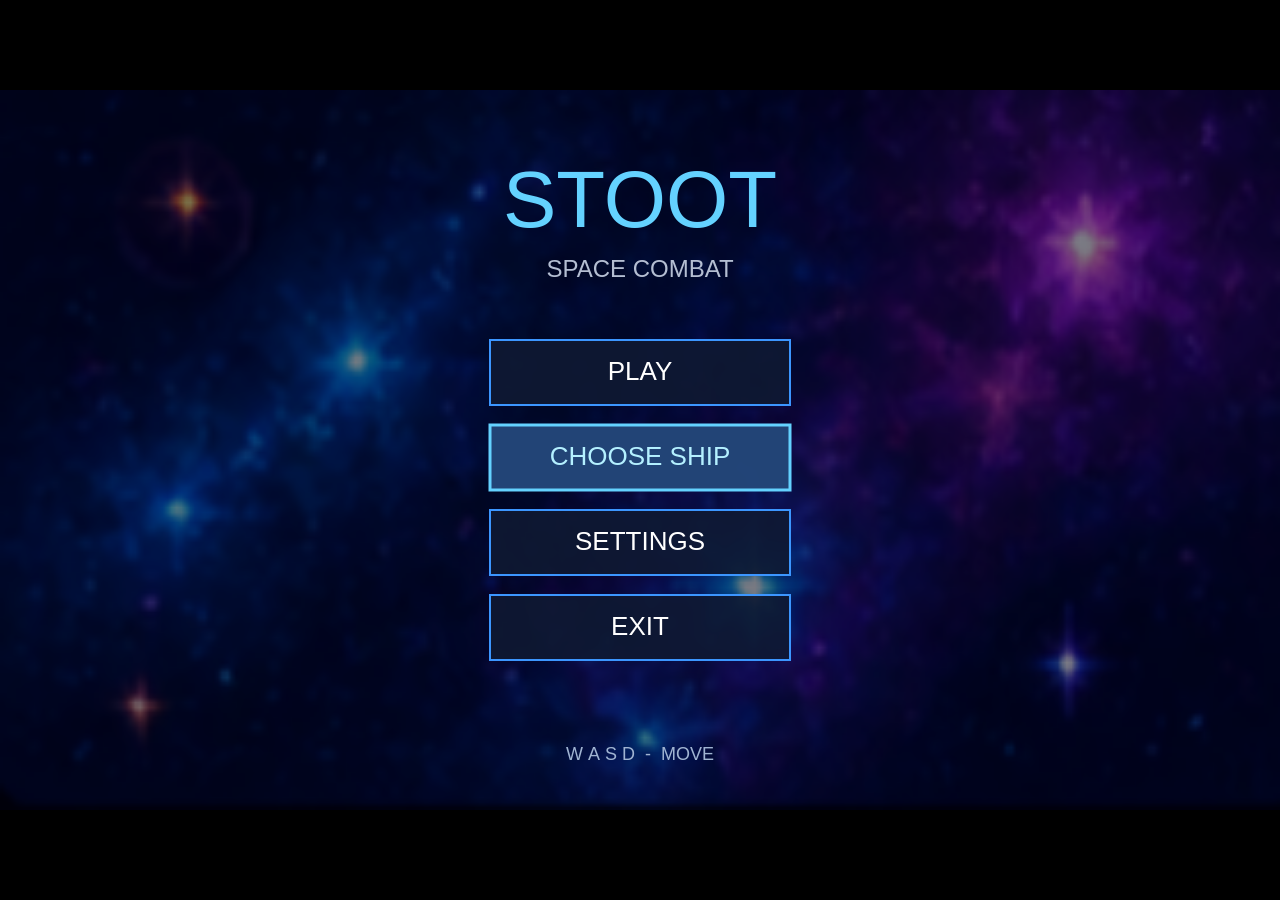
<file: Play-stoot/index.html>
<!DOCTYPE html>
<html lang="en">
<head>
    <meta charset="UTF-8">
    <meta name="viewport" content="width=device-width, initial-scale=1.0">

    <title>STOOT 4.0 - Play Online</title>

    <link rel="stylesheet" href="style.css">
</head>

<body>

    <div id="game-wrapper">

        <canvas id="gameCanvas" width="1280" height="720"></canvas>

        <div id="loading">
            <div class="loading-title">STOOT</div>
            <div class="loading-text">LOADING...</div>
            <div class="loading-bar">
                <div id="loading-progress"></div>
            </div>
        </div>

    </div>

    <script src="script.js"></script>

</body>
</html>
</file>
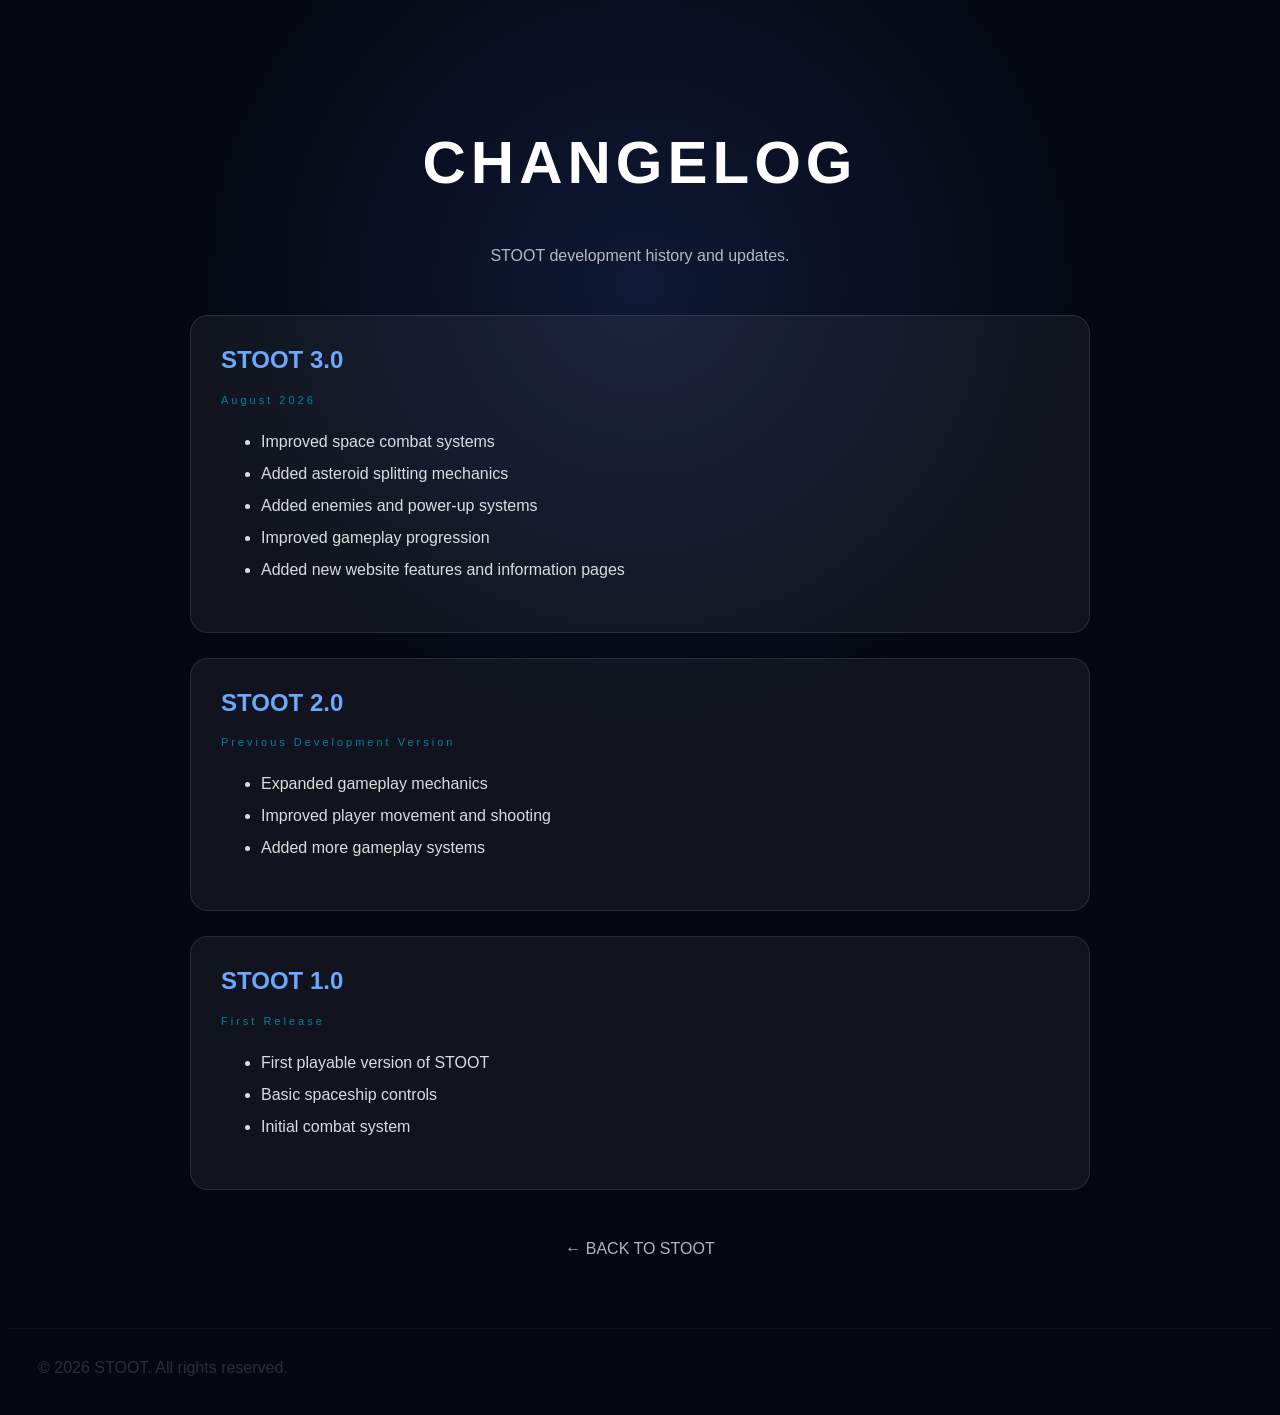
<file: changelog.html>
<!DOCTYPE html>
<html lang="en">

<head>

<script async src="https://pagead2.googlesyndication.com/pagead/js/adsbygoogle.js?client=ca-pub-6545549648647972"
     crossorigin="anonymous"></script>
    
    <meta charset="UTF-8">
    <meta name="viewport" content="width=device-width, initial-scale=1.0">

    <title>STOOT - Changelog</title>

    <link rel="stylesheet" href="style.css">

    <style>
        body {
            min-height: 100vh;
            background:
                radial-gradient(circle at 50% 20%, rgba(70,120,255,0.15), transparent 35%),
                #050812;
            color: white;
        }

        .page {
            max-width: 900px;
            margin: auto;
            padding: 70px 25px;
        }

        .header {
            text-align: center;
            margin-bottom: 50px;
        }

        .header h1 {
            font-size: 60px;
            letter-spacing: 5px;
        }

        .header p {
            opacity: 0.7;
        }

        .update {
            background: rgba(255,255,255,0.05);
            border: 1px solid rgba(255,255,255,0.1);
            border-radius: 18px;
            padding: 30px;
            margin-bottom: 25px;
        }

        .update h2 {
            color: #6da8ff;
            margin-top: 0;
        }

        .date {
            opacity: 0.6;
            margin-bottom: 20px;
        }

        ul {
            line-height: 2;
            opacity: 0.85;
        }

        .back {
            display: block;
            width: fit-content;
            margin: 50px auto 0;
            color: white;
            text-decoration: none;
            opacity: 0.7;
        }

        footer {
            text-align: center;
            padding: 30px;
            opacity: 0.5;
        }

    </style>

</head>


<body>


<div class="page">


<section class="header">

<h1>CHANGELOG</h1>

<p>
STOOT development history and updates.
</p>

</section>



<div class="update">

<h2>STOOT 3.0</h2>

<div class="date">
August 2026
</div>

<ul>

<li>Improved space combat systems</li>

<li>Added asteroid splitting mechanics</li>

<li>Added enemies and power-up systems</li>

<li>Improved gameplay progression</li>

<li>Added new website features and information pages</li>

</ul>

</div>



<div class="update">

<h2>STOOT 2.0</h2>

<div class="date">
Previous Development Version
</div>

<ul>

<li>Expanded gameplay mechanics</li>

<li>Improved player movement and shooting</li>

<li>Added more gameplay systems</li>

</ul>

</div>



<div class="update">

<h2>STOOT 1.0</h2>

<div class="date">
First Release
</div>

<ul>

<li>First playable version of STOOT</li>

<li>Basic spaceship controls</li>

<li>Initial combat system</li>

</ul>

</div>



<a href="index.html" class="back">
← BACK TO STOOT
</a>


</div>


<footer>
© 2026 STOOT. All rights reserved.
</footer>


</body>

</html>
</file>
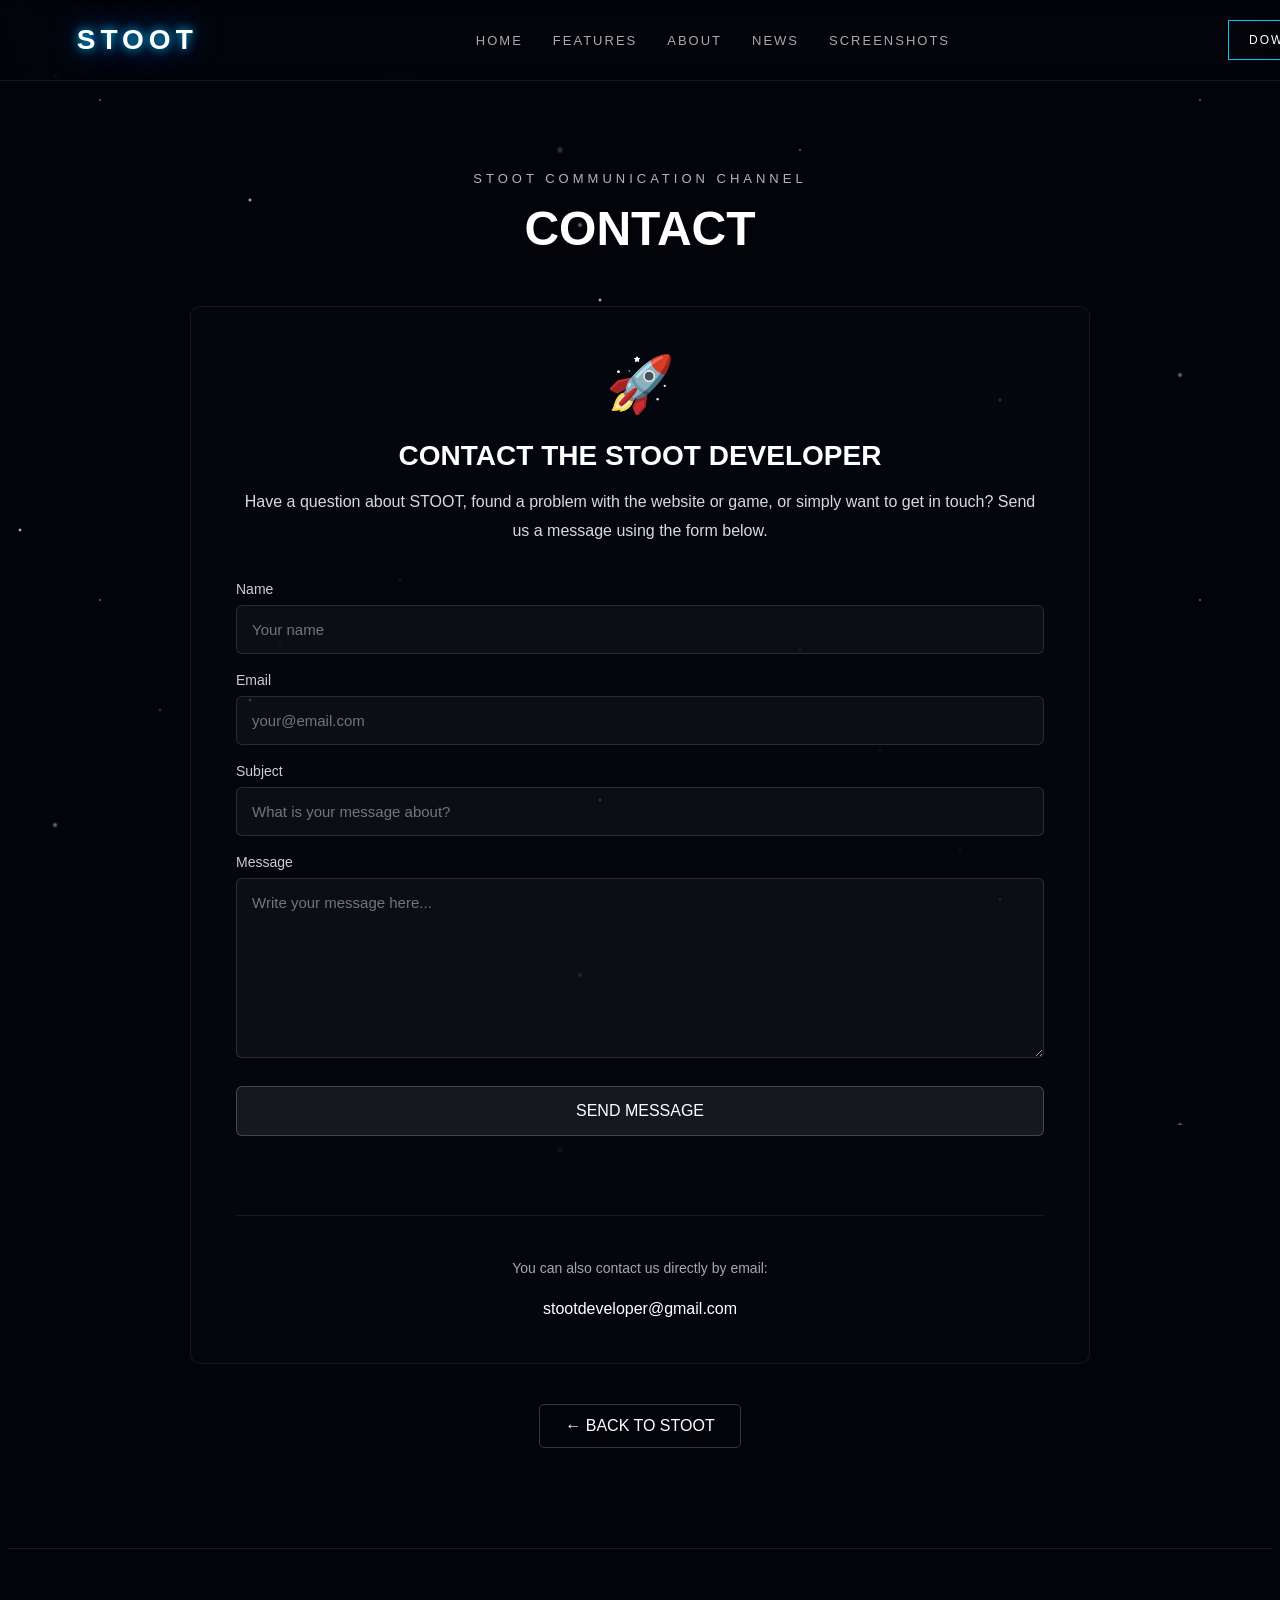
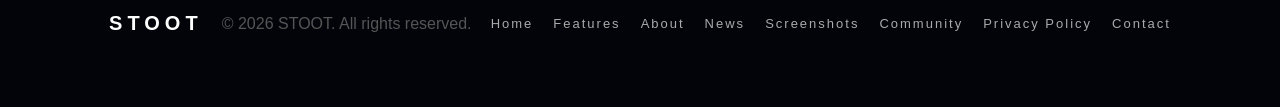
<file: contact.html>
<!DOCTYPE html>
<html lang="en">

<head>

<script async src="https://pagead2.googlesyndication.com/pagead/js/adsbygoogle.js?client=ca-pub-6545549648647972"
     crossorigin="anonymous"></script>
    
    <meta charset="UTF-8">

    <meta name="viewport"
          content="width=device-width, initial-scale=1.0">

    <title>STOOT — Contact</title>

    <link rel="stylesheet" href="style.css">

    <style>

        .contact-page {
            min-height: 100vh;
            padding: 150px 8% 100px;
            position: relative;
            z-index: 2;
        }

        .contact-container {
            max-width: 900px;
            margin: 0 auto;
        }

        .contact-header {
            text-align: center;
            margin-bottom: 50px;
        }

        .contact-header p {
            letter-spacing: 4px;
            font-size: 13px;
            opacity: 0.7;
            margin-bottom: 15px;
        }

        .contact-header h1 {
            font-size: 48px;
            margin: 0;
        }

        .contact-card {
            padding: 45px;
            border: 1px solid rgba(255,255,255,0.08);
            background: rgba(5, 7, 15, 0.75);
            border-radius: 10px;
        }

        .contact-icon {
            text-align: center;
            font-size: 55px;
            margin-bottom: 20px;
        }

        .contact-card h2 {
            text-align: center;
            margin-bottom: 15px;
            font-size: 28px;
        }

        .contact-description {
            text-align: center;
            line-height: 1.8;
            opacity: 0.85;
            margin-bottom: 35px;
        }

        .contact-form {
            display: flex;
            flex-direction: column;
            gap: 18px;
        }

        .contact-form label {
            font-size: 14px;
            opacity: 0.8;
            margin-bottom: -10px;
        }

        .contact-form input,
        .contact-form textarea {
            width: 100%;
            box-sizing: border-box;
            padding: 15px;
            background: rgba(255,255,255,0.04);
            border: 1px solid rgba(255,255,255,0.12);
            border-radius: 6px;
            color: inherit;
            font-family: inherit;
            font-size: 15px;
            outline: none;
            transition: 0.3s;
        }

        .contact-form input:focus,
        .contact-form textarea:focus {
            border-color: rgba(255,255,255,0.4);
            background: rgba(255,255,255,0.07);
        }

        .contact-form textarea {
            min-height: 180px;
            resize: vertical;
        }

        .contact-form button {
            margin-top: 10px;
            padding: 15px 25px;
            border: 1px solid rgba(255,255,255,0.2);
            border-radius: 6px;
            background: rgba(255,255,255,0.08);
            color: inherit;
            font-size: 16px;
            font-family: inherit;
            cursor: pointer;
            transition: 0.3s;
        }

        .contact-form button:hover {
            background: rgba(255,255,255,0.15);
            transform: translateY(-2px);
        }

        .contact-form button:disabled {
            opacity: 0.5;
            cursor: not-allowed;
            transform: none;
        }

        .contact-status {
            text-align: center;
            margin-top: 20px;
            min-height: 24px;
            font-size: 14px;
        }

        .contact-email-section {
            text-align: center;
            margin-top: 35px;
            padding-top: 30px;
            border-top: 1px solid rgba(255,255,255,0.08);
        }

        .contact-email-section p {
            opacity: 0.65;
            font-size: 14px;
        }

        .contact-email {
            display: inline-block;
            margin-top: 10px;
            color: inherit;
            text-decoration: none;
        }

        .contact-email:hover {
            text-decoration: underline;
        }

        .contact-back {
            text-align: center;
            margin-top: 40px;
        }

        .contact-back a {
            display: inline-block;
            padding: 12px 25px;
            border: 1px solid rgba(255,255,255,0.2);
            border-radius: 5px;
            color: inherit;
            text-decoration: none;
        }

        .contact-back a:hover {
            background: rgba(255,255,255,0.08);
        }

        @media (max-width: 700px) {

            .contact-page {
                padding: 120px 5% 70px;
            }

            .contact-header h1 {
                font-size: 36px;
            }

            .contact-card {
                padding: 30px 20px;
            }

        }

    </style>

</head>


<body>

<!-- Animated stars -->

<div class="stars"></div>
<div class="stars stars2"></div>
<div class="stars stars3"></div>


<!-- Navigation -->

<header>

    <div class="logo">

        <span>
            STOOT
        </span>

    </div>


    <nav>

        <a href="index.html#home">
            HOME
        </a>

        <a href="index.html#features">
            FEATURES
        </a>

        <a href="index.html#about">
            ABOUT
        </a>

        <a href="index.html#news">
            NEWS
        </a>

        <a href="index.html#screenshots">
            SCREENSHOTS
        </a>

    </nav>


    <a class="nav-download"
       href="game/STOOT.zip"
       download="STOOT.zip">

        DOWNLOAD

    </a>

</header>


<!-- CONTACT -->

<main class="contact-page">

    <div class="contact-container">


        <div class="contact-header">

            <p>
                STOOT COMMUNICATION CHANNEL
            </p>

            <h1>
                CONTACT
            </h1>

        </div>


        <section class="contact-card">

            <div class="contact-icon">
                🚀
            </div>

            <h2>
                CONTACT THE STOOT DEVELOPER
            </h2>

            <p class="contact-description">
                Have a question about STOOT, found a problem with
                the website or game, or simply want to get in touch?
                Send us a message using the form below.
            </p>


            <!-- CONTACT FORM -->

            <form id="contactForm"
                  class="contact-form">


                <label for="name">
                    Name
                </label>

                <input
                    type="text"
                    id="name"
                    name="name"
                    placeholder="Your name"
                    maxlength="100"
                    required
                >


                <label for="email">
                    Email
                </label>

                <input
                    type="email"
                    id="email"
                    name="email"
                    placeholder="your@email.com"
                    maxlength="200"
                    required
                >


                <label for="subject">
                    Subject
                </label>

                <input
                    type="text"
                    id="subject"
                    name="subject"
                    placeholder="What is your message about?"
                    maxlength="200"
                    required
                >


                <label for="message">
                    Message
                </label>

                <textarea
                    id="message"
                    name="message"
                    placeholder="Write your message here..."
                    maxlength="5000"
                    required
                ></textarea>


                <button
                    type="submit"
                    id="sendButton">

                    SEND MESSAGE

                </button>


            </form>


            <div
                id="contactStatus"
                class="contact-status">
            </div>


            <!-- EMAIL OPTION -->

            <div class="contact-email-section">

                <p>
                    You can also contact us directly by email:
                </p>

                <a
                    class="contact-email"
                    href="mailto:stootdeveloper@gmail.com">

                    stootdeveloper@gmail.com

                </a>

            </div>


        </section>


        <div class="contact-back">

            <a href="index.html">
                ← BACK TO STOOT
            </a>

        </div>


    </div>

</main>


<!-- FOOTER -->

<footer>

    <div class="footer-logo">
        STOOT
    </div>

    <p>
        © 2026 STOOT. All rights reserved.
    </p>


    <div class="footer-links">

        <a href="index.html#home">
            Home
        </a>

        <a href="index.html#features">
            Features
        </a>

        <a href="index.html#about">
            About
        </a>

        <a href="index.html#news">
            News
        </a>

        <a href="index.html#screenshots">
            Screenshots
        </a>

        <a href="index.html#community">
            Community
        </a>

        <a href="privacy.html">
            Privacy Policy
        </a>

        <a href="contact.html">
            Contact
        </a>

    </div>

</footer>


<script src="script.js"></script>


<script>

const contactForm = document.getElementById("contactForm");
const contactStatus = document.getElementById("contactStatus");
const sendButton = document.getElementById("sendButton");


contactForm.addEventListener("submit", async function(event) {

    event.preventDefault();

    sendButton.disabled = true;
    sendButton.textContent = "SENDING...";

    contactStatus.textContent = "";


    const formData = {

        name: document.getElementById("name").value.trim(),

        email: document.getElementById("email").value.trim(),

        subject: document.getElementById("subject").value.trim(),

        message: document.getElementById("message").value.trim()

    };


    try {

        const response = await fetch("/api/contact", {

            method: "POST",

            headers: {
                "Content-Type": "application/json"
            },

            body: JSON.stringify(formData)

        });


        const data = await response.json();


        if (response.ok) {

            contactStatus.textContent =
                "Message sent successfully! 🚀";

            contactForm.reset();

        } else {

            contactStatus.textContent =
                data.error || "Something went wrong. Please try again.";

        }


    } catch (error) {

        contactStatus.textContent =
            "Unable to send your message right now. Please try again later.";

    }


    sendButton.disabled = false;
    sendButton.textContent = "SEND MESSAGE";

});

</script>

</body>

</html>
</file>
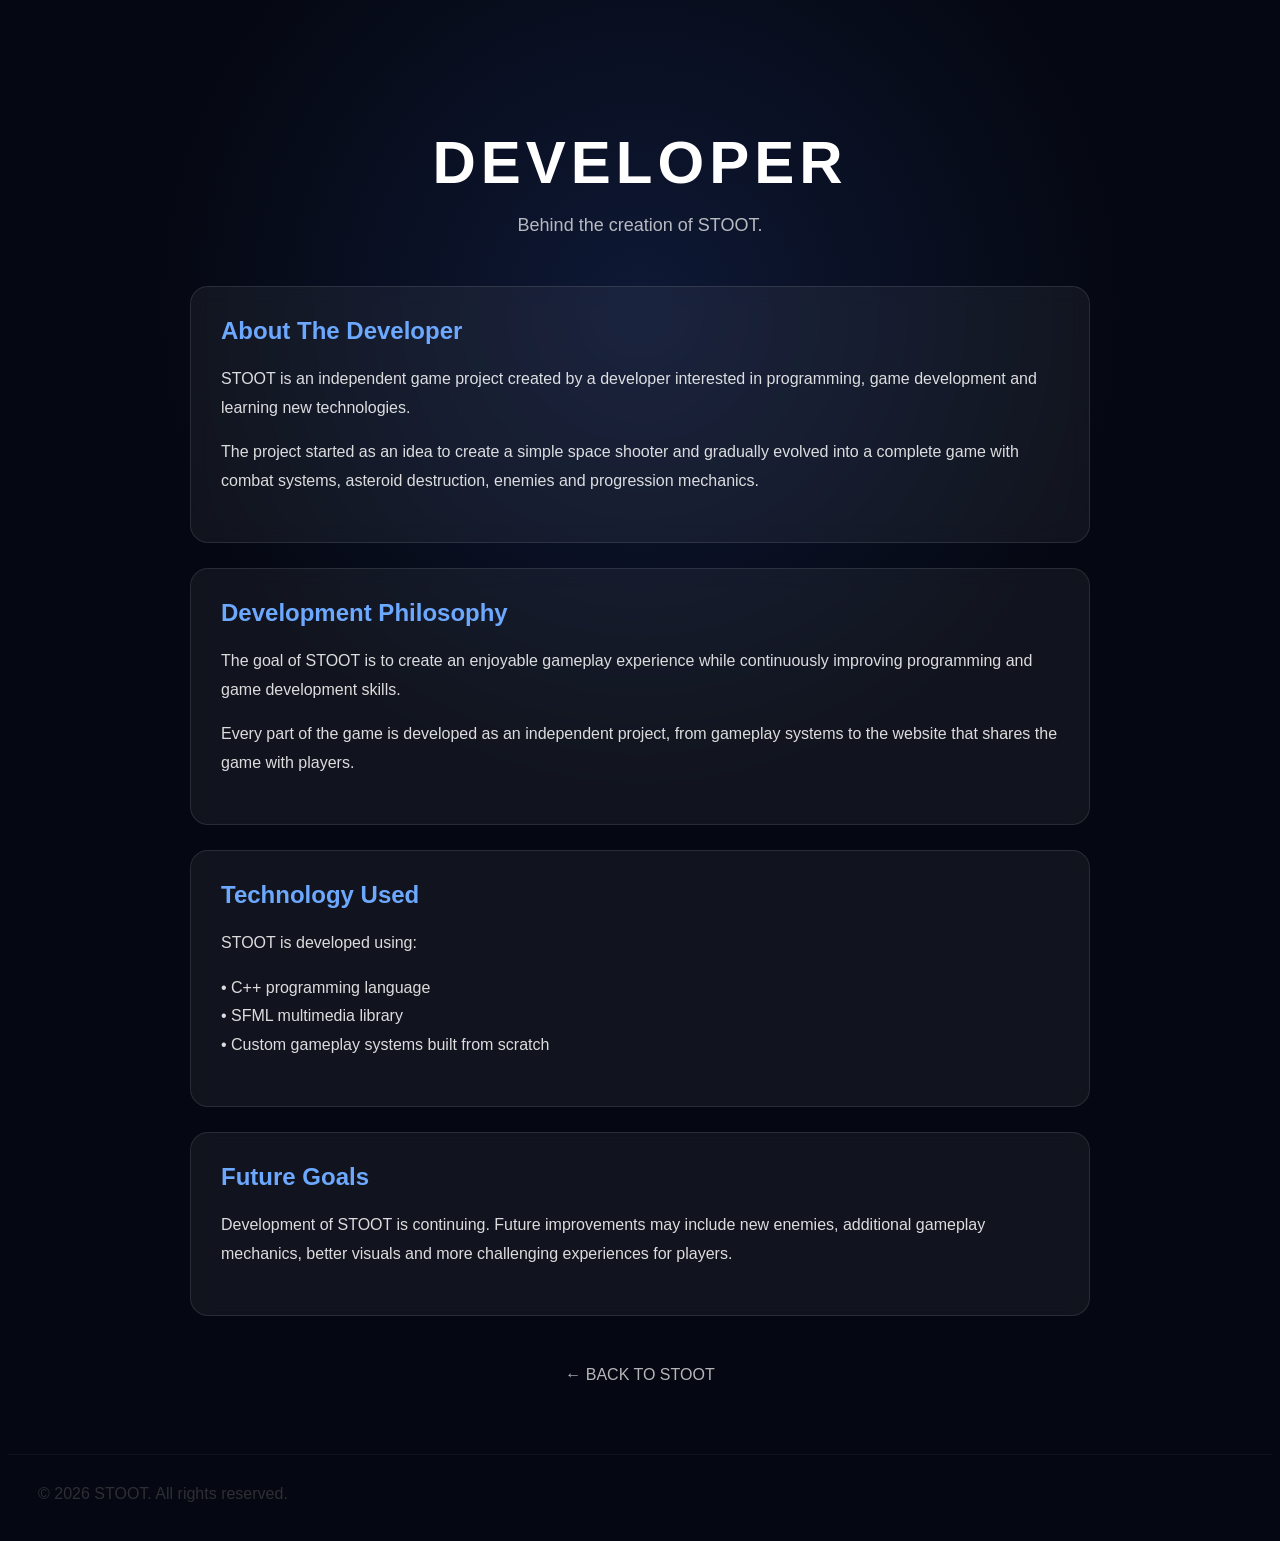
<file: developer.html>
<!DOCTYPE html>
<html lang="en">

<head>

    <script async src="https://pagead2.googlesyndication.com/pagead/js/adsbygoogle.js?client=ca-pub-6545549648647972"
     crossorigin="anonymous"></script>
    
    <meta charset="UTF-8">
    <meta name="viewport" content="width=device-width, initial-scale=1.0">

    <title>STOOT - Developer</title>

    <link rel="stylesheet" href="style.css">

    <style>
        body {
            min-height: 100vh;
            background:
                radial-gradient(circle at 50% 20%, rgba(70,120,255,0.15), transparent 35%),
                #050812;
            color: white;
        }

        .page {
            max-width: 900px;
            margin: auto;
            padding: 70px 25px;
        }

        .header {
            text-align: center;
            margin-bottom: 50px;
        }

        .header h1 {
            font-size: 60px;
            letter-spacing: 5px;
            margin-bottom: 15px;
        }

        .header p {
            opacity: 0.7;
            font-size: 18px;
        }

        .box {
            background: rgba(255,255,255,0.05);
            border: 1px solid rgba(255,255,255,0.1);
            border-radius: 18px;
            padding: 30px;
            margin-bottom: 25px;
            backdrop-filter: blur(10px);
        }

        .box h2 {
            color: #6da8ff;
            margin-top: 0;
        }

        .box p {
            line-height: 1.8;
            opacity: 0.85;
        }

        .back {
            display: block;
            width: fit-content;
            margin: 50px auto 0;
            color: white;
            text-decoration: none;
            opacity: 0.7;
        }

        .back:hover {
            opacity: 1;
        }

        footer {
            text-align: center;
            padding: 30px;
            opacity: 0.5;
        }
    </style>

</head>

<body>

<div class="page">

    <section class="header">

        <h1>DEVELOPER</h1>

        <p>
            Behind the creation of STOOT.
        </p>

    </section>


    <div class="box">

        <h2>About The Developer</h2>

        <p>
            STOOT is an independent game project created by a developer
            interested in programming, game development and learning new
            technologies.
        </p>

        <p>
            The project started as an idea to create a simple space shooter
            and gradually evolved into a complete game with combat systems,
            asteroid destruction, enemies and progression mechanics.
        </p>

    </div>


    <div class="box">

        <h2>Development Philosophy</h2>

        <p>
            The goal of STOOT is to create an enjoyable gameplay experience
            while continuously improving programming and game development
            skills.
        </p>

        <p>
            Every part of the game is developed as an independent project,
            from gameplay systems to the website that shares the game with
            players.
        </p>

    </div>


    <div class="box">

        <h2>Technology Used</h2>

        <p>
            STOOT is developed using:
        </p>

        <p>
            • C++ programming language<br>
            • SFML multimedia library<br>
            • Custom gameplay systems built from scratch
        </p>

    </div>


    <div class="box">

        <h2>Future Goals</h2>

        <p>
            Development of STOOT is continuing. Future improvements may
            include new enemies, additional gameplay mechanics, better
            visuals and more challenging experiences for players.
        </p>

    </div>


    <a href="index.html" class="back">
        ← BACK TO STOOT
    </a>

</div>


<footer>
    © 2026 STOOT. All rights reserved.
</footer>


</body>

</html>
</file>
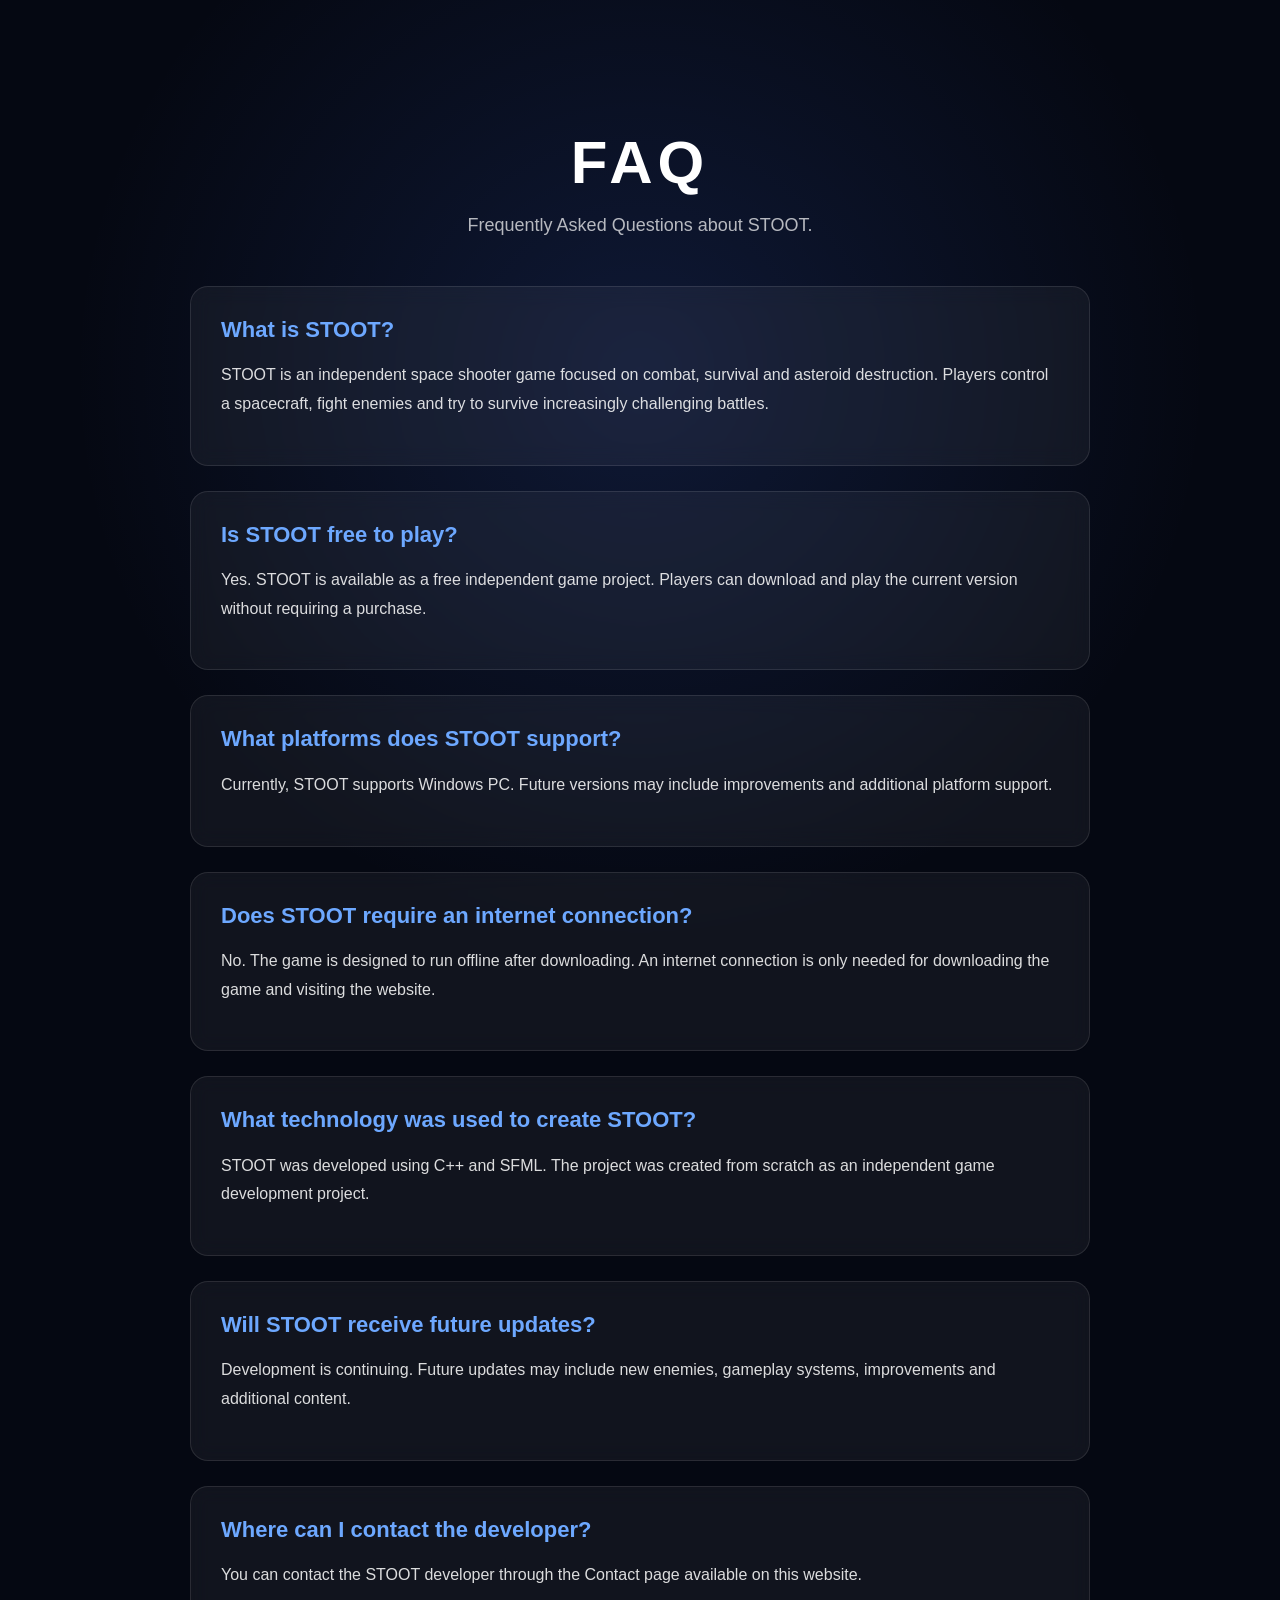
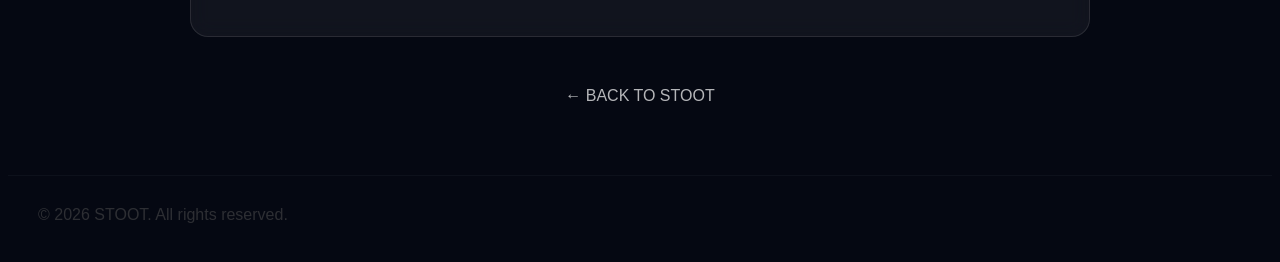
<file: faq.html>
<!DOCTYPE html>
<html lang="en">

<head>

<script async src="https://pagead2.googlesyndication.com/pagead/js/adsbygoogle.js?client=ca-pub-6545549648647972"
     crossorigin="anonymous"></script>
    
    <meta charset="UTF-8">
    <meta name="viewport" content="width=device-width, initial-scale=1.0">

    <title>STOOT FAQ</title>

    <link rel="stylesheet" href="style.css">

    <style>
        body {
            min-height: 100vh;
            background:
                radial-gradient(circle at 50% 20%, rgba(70,120,255,0.15), transparent 35%),
                #050812;
            color: white;
        }

        .faq-page {
            max-width: 900px;
            margin: auto;
            padding: 70px 25px;
        }

        .faq-header {
            text-align: center;
            margin-bottom: 50px;
        }

        .faq-header h1 {
            font-size: 60px;
            letter-spacing: 5px;
            margin-bottom: 15px;
        }

        .faq-header p {
            opacity: 0.7;
            font-size: 18px;
        }

        .faq-box {
            background: rgba(255,255,255,0.05);
            border: 1px solid rgba(255,255,255,0.1);
            border-radius: 18px;
            padding: 30px;
            margin-bottom: 25px;
            backdrop-filter: blur(10px);
        }

        .faq-box h2 {
            margin-top: 0;
            color: #6da8ff;
            font-size: 22px;
        }

        .faq-box p {
            line-height: 1.8;
            opacity: 0.85;
        }

        .back-button {
            display: block;
            width: fit-content;
            margin: 50px auto 0;
            color: white;
            text-decoration: none;
            opacity: 0.7;
        }

        .back-button:hover {
            opacity: 1;
        }

        footer {
            text-align: center;
            padding: 30px;
            opacity: 0.5;
        }

    </style>

</head>

<body>

<div class="faq-page">

    <section class="faq-header">

        <h1>FAQ</h1>

        <p>
            Frequently Asked Questions about STOOT.
        </p>

    </section>


    <div class="faq-box">

        <h2>What is STOOT?</h2>

        <p>
            STOOT is an independent space shooter game focused on
            combat, survival and asteroid destruction.
            Players control a spacecraft, fight enemies and try to
            survive increasingly challenging battles.
        </p>

    </div>


    <div class="faq-box">

        <h2>Is STOOT free to play?</h2>

        <p>
            Yes. STOOT is available as a free independent game project.
            Players can download and play the current version without
            requiring a purchase.
        </p>

    </div>


    <div class="faq-box">

        <h2>What platforms does STOOT support?</h2>

        <p>
            Currently, STOOT supports Windows PC.
            Future versions may include improvements and additional
            platform support.
        </p>

    </div>


    <div class="faq-box">

        <h2>Does STOOT require an internet connection?</h2>

        <p>
            No. The game is designed to run offline after downloading.
            An internet connection is only needed for downloading the game
            and visiting the website.
        </p>

    </div>


    <div class="faq-box">

        <h2>What technology was used to create STOOT?</h2>

        <p>
            STOOT was developed using C++ and SFML.
            The project was created from scratch as an independent
            game development project.
        </p>

    </div>


    <div class="faq-box">

        <h2>Will STOOT receive future updates?</h2>

        <p>
            Development is continuing. Future updates may include new
            enemies, gameplay systems, improvements and additional content.
        </p>

    </div>


    <div class="faq-box">

        <h2>Where can I contact the developer?</h2>

        <p>
            You can contact the STOOT developer through the Contact page
            available on this website.
        </p>

    </div>


    <a href="index.html" class="back-button">
        ← BACK TO STOOT
    </a>


</div>


<footer>
    © 2026 STOOT. All rights reserved.
</footer>


</body>

</html>
</file>
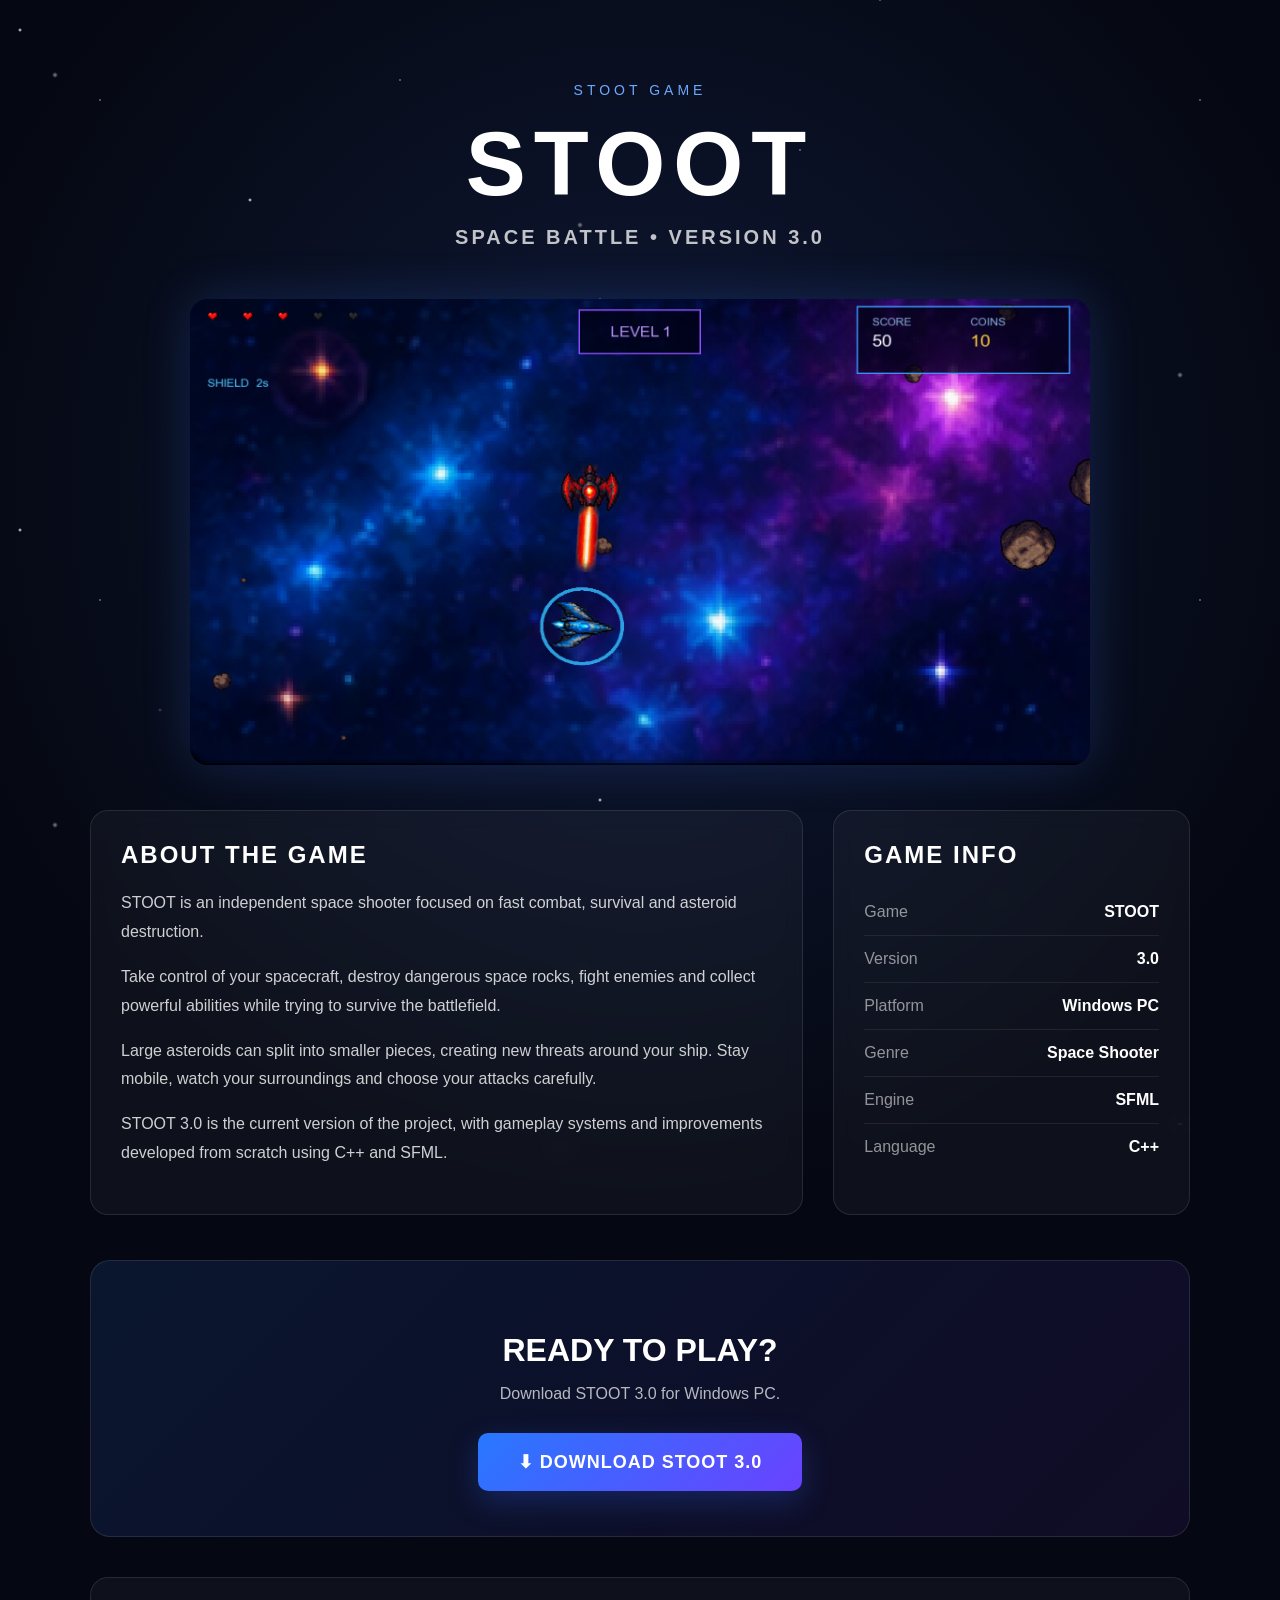
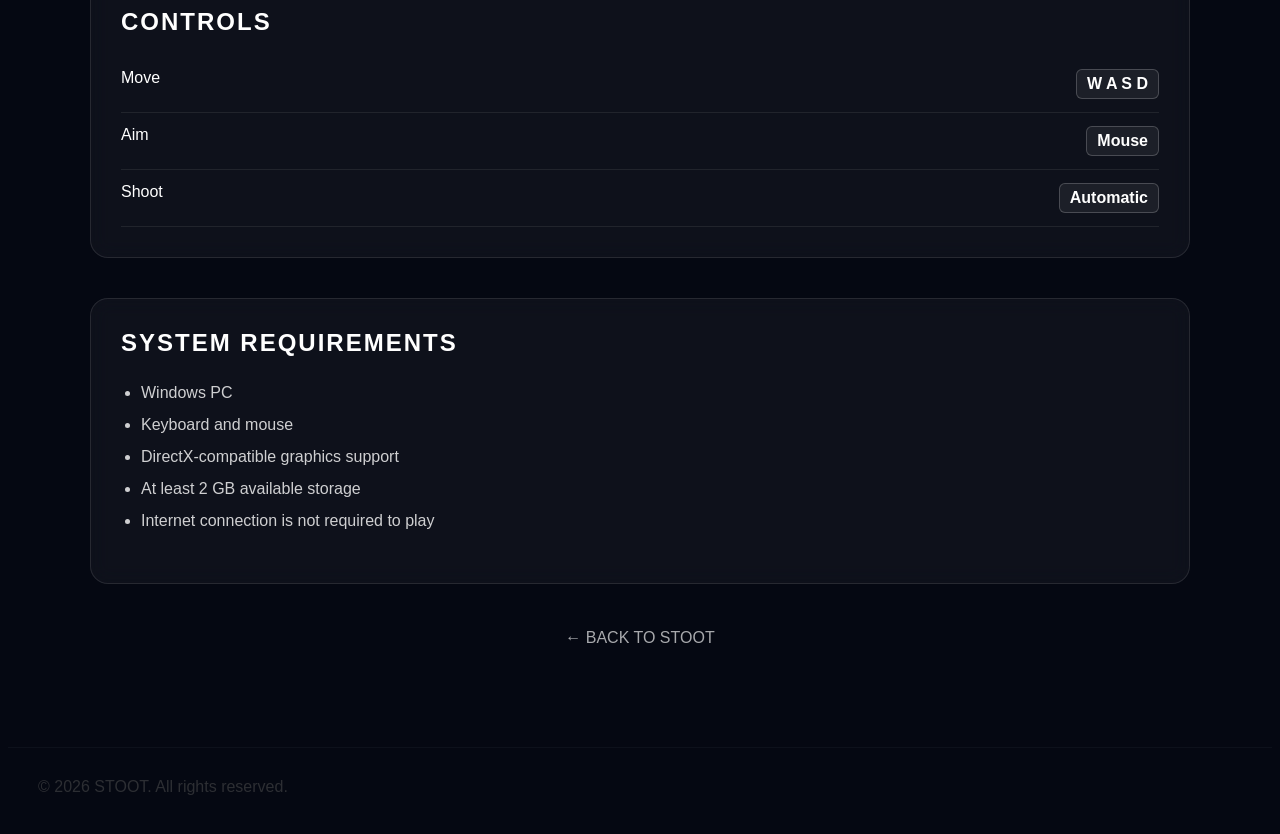
<file: game.html>
<!DOCTYPE html>
<html lang="en">

<head>

    <script async src="https://pagead2.googlesyndication.com/pagead/js/adsbygoogle.js?client=ca-pub-6545549648647972"
     crossorigin="anonymous"></script>
    
    <meta charset="UTF-8">
    <meta name="viewport" content="width=device-width, initial-scale=1.0">

    <title>STOOT 3.0 — Download</title>

    <link rel="stylesheet" href="style.css">

    <style>
        body {
            min-height: 100vh;
            background:
                radial-gradient(circle at 50% 20%, rgba(70, 120, 255, 0.15), transparent 35%),
                #050812;
            color: white;
        }

        .game-page {
            max-width: 1100px;
            margin: 0 auto;
            padding: 60px 25px 100px;
        }

        .game-top {
            text-align: center;
            margin-bottom: 50px;
        }

        .game-top .small-title {
            color: #6da8ff;
            letter-spacing: 4px;
            font-size: 14px;
            margin-bottom: 15px;
        }

        .game-top h1 {
            font-size: clamp(50px, 8vw, 90px);
            margin: 0;
            letter-spacing: 8px;
        }

        .game-top h2 {
            margin-top: 10px;
            font-size: 20px;
            letter-spacing: 3px;
            opacity: 0.75;
        }

        .game-image {
            width: 100%;
            max-width: 900px;
            margin: 0 auto 45px;
            display: block;
            border-radius: 18px;
            box-shadow: 0 0 50px rgba(60, 120, 255, 0.2);
        }

        .game-content {
            display: grid;
            grid-template-columns: 2fr 1fr;
            gap: 30px;
        }

        .game-box {
            background: rgba(255, 255, 255, 0.04);
            border: 1px solid rgba(255, 255, 255, 0.1);
            border-radius: 18px;
            padding: 30px;
            backdrop-filter: blur(10px);
        }

        .game-box h2 {
            margin-top: 0;
            margin-bottom: 20px;
            letter-spacing: 2px;
        }

        .game-box p {
            line-height: 1.8;
            opacity: 0.8;
        }

        .info-row {
            display: flex;
            justify-content: space-between;
            gap: 20px;
            padding: 14px 0;
            border-bottom: 1px solid rgba(255, 255, 255, 0.08);
        }

        .info-row:last-child {
            border-bottom: none;
        }

        .info-row span:first-child {
            opacity: 0.55;
        }

        .info-row span:last-child {
            font-weight: bold;
        }

        .download-area {
            text-align: center;
            margin-top: 45px;
            padding: 45px 25px;
            border-radius: 20px;
            background:
                linear-gradient(
                    135deg,
                    rgba(30, 90, 180, 0.18),
                    rgba(100, 40, 180, 0.12)
                );
            border: 1px solid rgba(255, 255, 255, 0.1);
        }

        .download-area h2 {
            font-size: 32px;
            margin-bottom: 10px;
        }

        .download-area p {
            opacity: 0.7;
            margin-bottom: 30px;
        }

        .download-button-game {
            display: inline-block;
            padding: 18px 40px;
            border-radius: 10px;
            background: linear-gradient(135deg, #2878ff, #6a42ff);
            color: white;
            text-decoration: none;
            font-size: 18px;
            font-weight: bold;
            letter-spacing: 1px;
            box-shadow: 0 10px 30px rgba(50, 100, 255, 0.25);
            transition: 0.25s;
        }

        .download-button-game:hover {
            transform: translateY(-3px);
            box-shadow: 0 15px 40px rgba(50, 100, 255, 0.4);
        }

        .requirements {
            margin-top: 40px;
        }

        .requirements ul {
            padding-left: 20px;
            line-height: 2;
            opacity: 0.8;
        }

        .controls {
            margin-top: 40px;
        }

        .control-row {
            display: flex;
            justify-content: space-between;
            padding: 13px 0;
            border-bottom: 1px solid rgba(255, 255, 255, 0.08);
        }

        .key {
            padding: 5px 10px;
            border: 1px solid rgba(255, 255, 255, 0.2);
            border-radius: 6px;
            background: rgba(255, 255, 255, 0.06);
            font-weight: bold;
        }

        .back-button {
            display: block;
            width: fit-content;
            margin: 45px auto 0;
            color: white;
            text-decoration: none;
            opacity: 0.65;
            transition: 0.2s;
        }

        .back-button:hover {
            opacity: 1;
        }

        footer {
            text-align: center;
            padding: 30px;
            opacity: 0.5;
        }

        @media (max-width: 800px) {
            .game-content {
                grid-template-columns: 1fr;
            }

            .game-page {
                padding-top: 35px;
            }
        }
    </style>
</head>

<body>

    <div class="stars"></div>
    <div class="stars stars2"></div>
    <div class="stars stars3"></div>

    <main class="game-page">

        <!-- TITLE -->

        <section class="game-top">

            <p class="small-title">
                STOOT GAME
            </p>

            <h1>
                STOOT
            </h1>

            <h2>
                SPACE BATTLE • VERSION 3.0
            </h2>

        </section>


        <!-- GAME IMAGE -->

        <img
            class="game-image"
            src="images/gameplay1.png"
            alt="STOOT gameplay"
        >


        <!-- INFORMATION -->

        <section class="game-content">

            <div class="game-box">

                <h2>
                    ABOUT THE GAME
                </h2>

                <p>
                    STOOT is an independent space shooter focused on
                    fast combat, survival and asteroid destruction.
                </p>

                <p>
                    Take control of your spacecraft, destroy dangerous
                    space rocks, fight enemies and collect powerful
                    abilities while trying to survive the battlefield.
                </p>

                <p>
                    Large asteroids can split into smaller pieces,
                    creating new threats around your ship. Stay mobile,
                    watch your surroundings and choose your attacks
                    carefully.
                </p>

                <p>
                    STOOT 3.0 is the current version of the project,
                    with gameplay systems and improvements developed
                    from scratch using C++ and SFML.
                </p>

            </div>


            <div class="game-box">

                <h2>
                    GAME INFO
                </h2>

                <div class="info-row">
                    <span>Game</span>
                    <span>STOOT</span>
                </div>

                <div class="info-row">
                    <span>Version</span>
                    <span>3.0</span>
                </div>

                <div class="info-row">
                    <span>Platform</span>
                    <span>Windows PC</span>
                </div>

                <div class="info-row">
                    <span>Genre</span>
                    <span>Space Shooter</span>
                </div>

                <div class="info-row">
                    <span>Engine</span>
                    <span>SFML</span>
                </div>

                <div class="info-row">
                    <span>Language</span>
                    <span>C++</span>
                </div>

            </div>

        </section>


        <!-- DOWNLOAD -->

        <section class="download-area">

            <h2>
                READY TO PLAY?
            </h2>

            <p>
                Download STOOT 3.0 for Windows PC.
            </p>

            <a
                class="download-button-game"
                href="game/STOOT.zip"
                download="STOOT.zip"
            >
                ⬇ DOWNLOAD STOOT 3.0
            </a>

        </section>


        <!-- CONTROLS -->

        <section class="game-box controls">

            <h2>
                CONTROLS
            </h2>

            <div class="control-row">
                <span>Move</span>
                <span class="key">W A S D</span>
            </div>

            <div class="control-row">
                <span>Aim</span>
                <span class="key">Mouse</span>
            </div>

            <div class="control-row">
                <span>Shoot</span>
                <span class="key">Automatic</span>
            </div>

        </section>


        <!-- REQUIREMENTS -->

        <section class="game-box requirements">

            <h2>
                SYSTEM REQUIREMENTS
            </h2>

            <ul>
                <li>Windows PC</li>
                <li>Keyboard and mouse</li>
                <li>DirectX-compatible graphics support</li>
                <li>At least 2 GB available storage</li>
                <li>Internet connection is not required to play</li>
            </ul>

        </section>


        <!-- BACK -->

        <a
            href="index.html"
            class="back-button"
        >
            ← BACK TO STOOT
        </a>

    </main>


    <footer>
        © 2026 STOOT. All rights reserved.
    </footer>

</body>

</html>
</file>
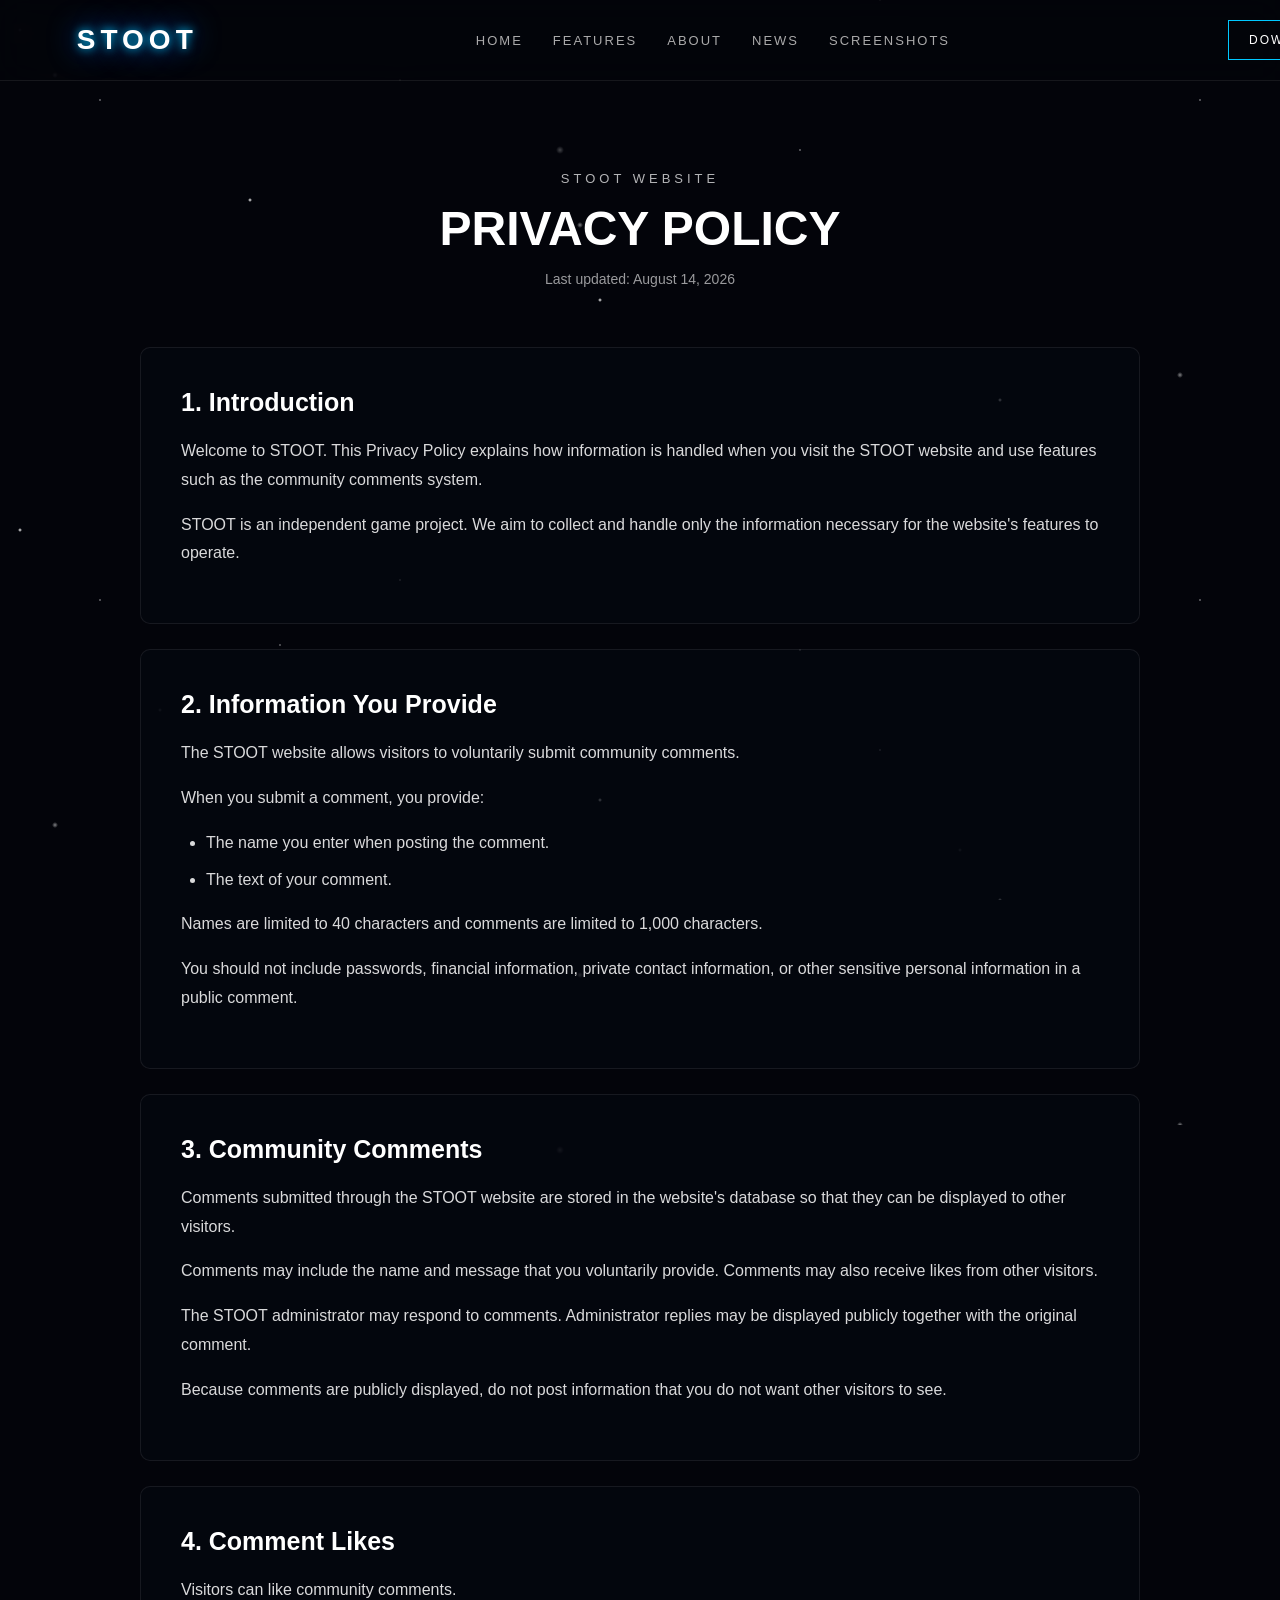
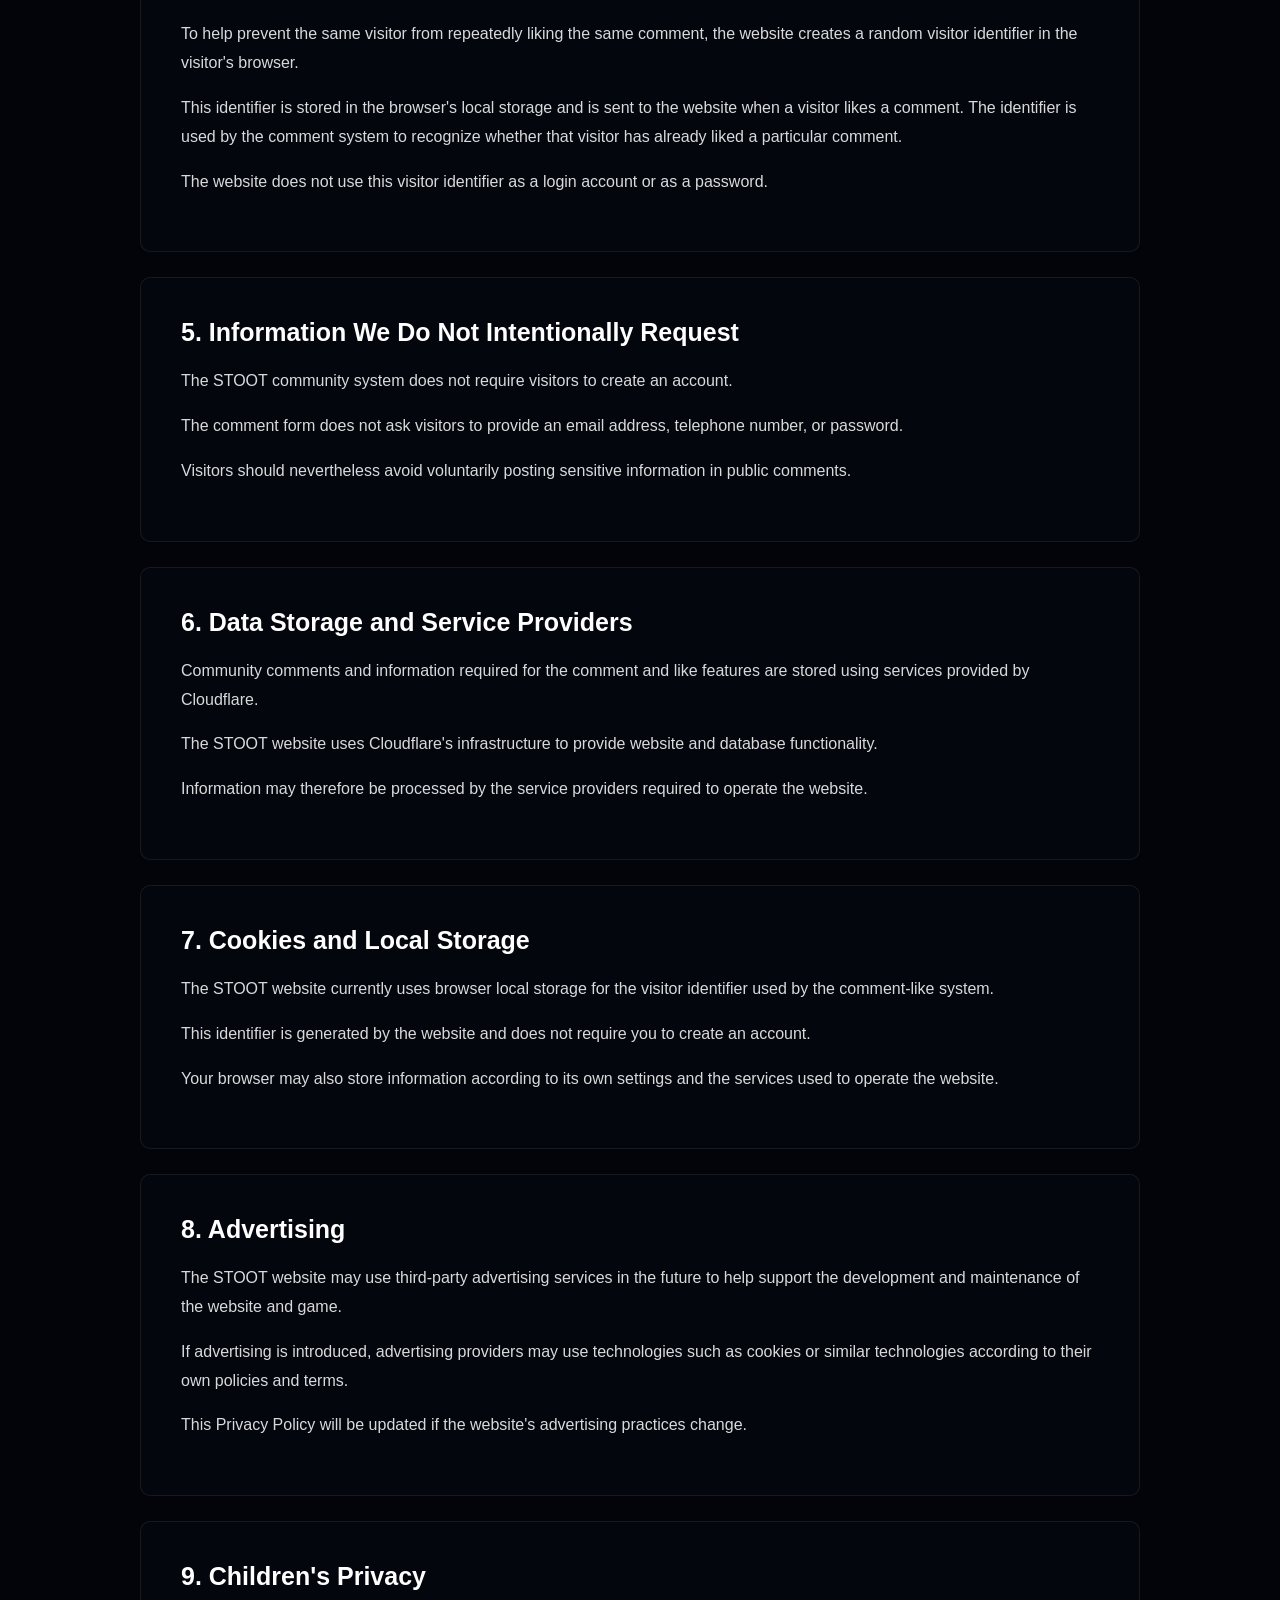
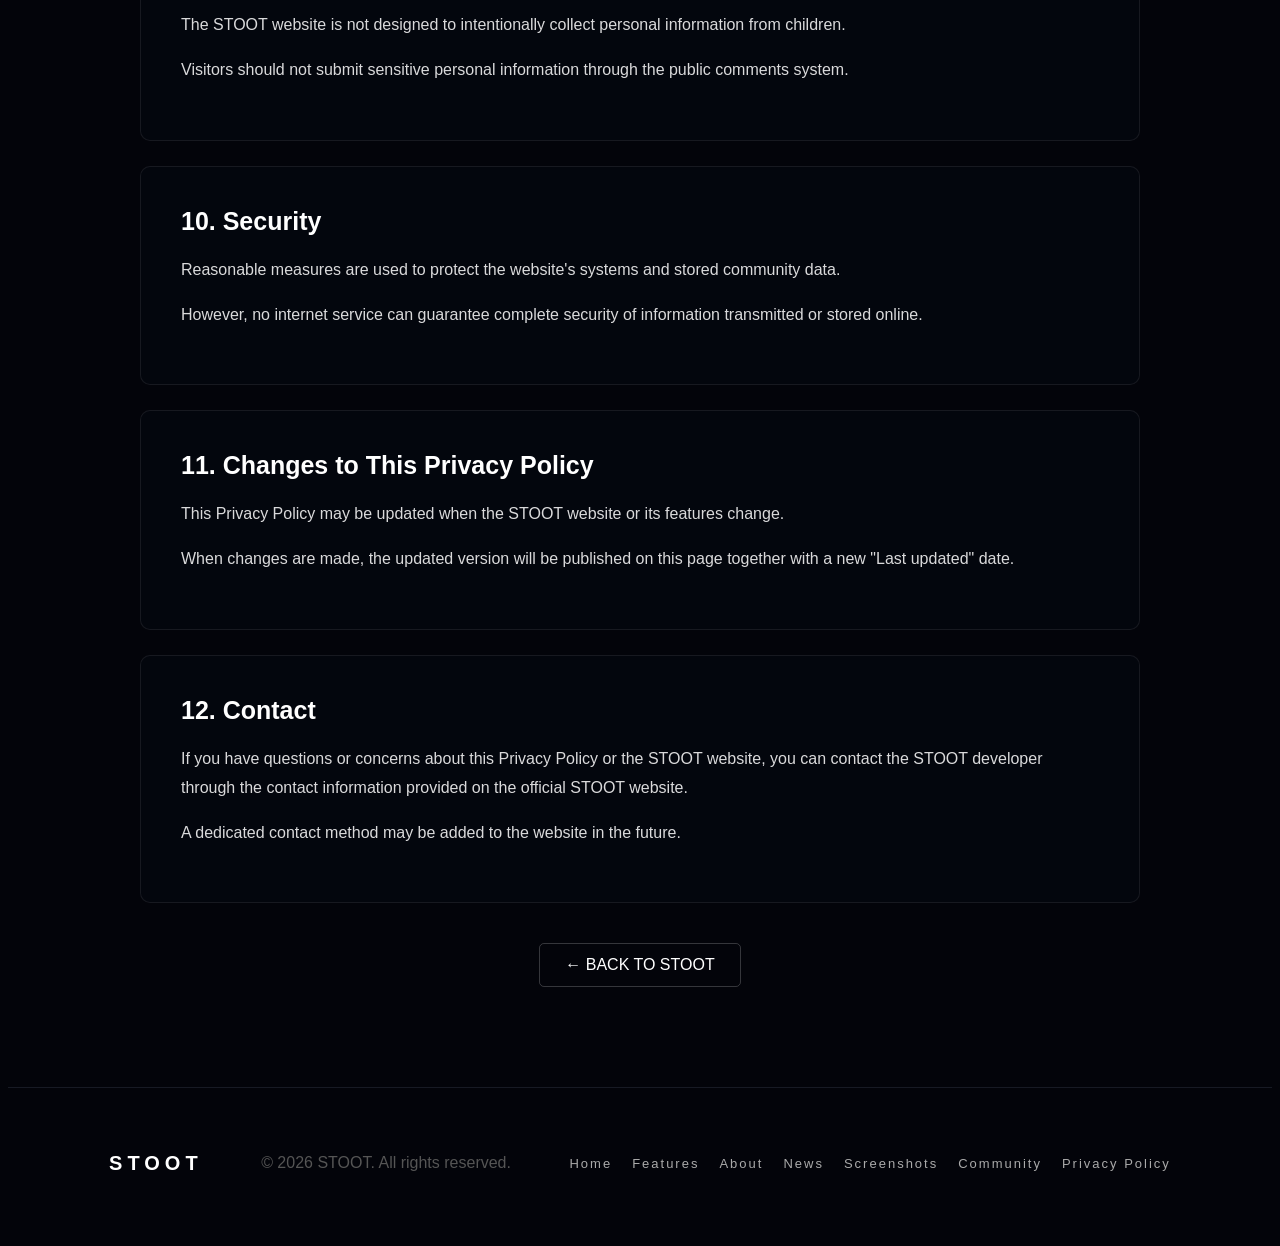
<file: privacy.html>
<!DOCTYPE html>
<html lang="en">

<head>

<script async src="https://pagead2.googlesyndication.com/pagead/js/adsbygoogle.js?client=ca-pub-6545549648647972"
     crossorigin="anonymous"></script>
    
    <meta charset="UTF-8">

    <meta name="viewport"
          content="width=device-width, initial-scale=1.0">

    <title>STOOT — Privacy Policy</title>

    <link rel="stylesheet" href="style.css">

    <style>

        .privacy-page {
            min-height: 100vh;
            padding: 150px 8% 100px;
            position: relative;
            z-index: 2;
        }

        .privacy-container {
            max-width: 1000px;
            margin: 0 auto;
        }

        .privacy-header {
            text-align: center;
            margin-bottom: 60px;
        }

        .privacy-header p {
            letter-spacing: 4px;
            font-size: 13px;
            opacity: 0.7;
            margin-bottom: 15px;
        }

        .privacy-header h1 {
            font-size: 48px;
            margin: 0;
        }

        .privacy-updated {
            margin-top: 15px;
            opacity: 0.6;
            font-size: 14px;
        }

        .privacy-card {
            padding: 40px;
            margin-bottom: 25px;
            border: 1px solid rgba(255,255,255,0.08);
            background: rgba(5, 7, 15, 0.75);
            border-radius: 10px;
        }

        .privacy-card h2 {
            margin-top: 0;
            margin-bottom: 20px;
            font-size: 25px;
        }

        .privacy-card h3 {
            margin-top: 25px;
            margin-bottom: 10px;
            font-size: 18px;
        }

        .privacy-card p {
            line-height: 1.8;
            opacity: 0.85;
            margin-bottom: 15px;
        }

        .privacy-card ul {
            line-height: 1.8;
            opacity: 0.85;
            padding-left: 25px;
        }

        .privacy-card li {
            margin-bottom: 8px;
        }

        .privacy-card a {
            color: inherit;
            text-decoration: underline;
        }

        .privacy-back {
            text-align: center;
            margin-top: 40px;
        }

        .privacy-back a {
            display: inline-block;
            padding: 12px 25px;
            border: 1px solid rgba(255,255,255,0.2);
            border-radius: 5px;
            color: inherit;
            text-decoration: none;
        }

        .privacy-back a:hover {
            background: rgba(255,255,255,0.08);
        }

        @media (max-width: 700px) {

            .privacy-page {
                padding: 120px 5% 70px;
            }

            .privacy-header h1 {
                font-size: 36px;
            }

            .privacy-card {
                padding: 25px;
            }

        }

    </style>

</head>


<body>

<!-- Animated stars -->

<div class="stars"></div>
<div class="stars stars2"></div>
<div class="stars stars3"></div>



<!-- Navigation -->

<header>

    <div class="logo">

        <span>
            STOOT
        </span>

    </div>


    <nav>

        <a href="index.html#home">
            HOME
        </a>

        <a href="index.html#features">
            FEATURES
        </a>

        <a href="index.html#about">
            ABOUT
        </a>

        <a href="index.html#news">
            NEWS
        </a>

        <a href="index.html#screenshots">
            SCREENSHOTS
        </a>

    </nav>


    <a class="nav-download"
       href="game/STOOT.zip"
       download="STOOT.zip">

        DOWNLOAD

    </a>

</header>



<!-- PRIVACY POLICY -->

<main class="privacy-page">

    <div class="privacy-container">


        <div class="privacy-header">

            <p>
                STOOT WEBSITE
            </p>

            <h1>
                PRIVACY POLICY
            </h1>

            <div class="privacy-updated">
                Last updated: August 14, 2026
            </div>

        </div>



        <!-- INTRODUCTION -->

        <section class="privacy-card">

            <h2>
                1. Introduction
            </h2>

            <p>
                Welcome to STOOT. This Privacy Policy explains
                how information is handled when you visit the
                STOOT website and use features such as the
                community comments system.
            </p>

            <p>
                STOOT is an independent game project. We aim to
                collect and handle only the information necessary
                for the website's features to operate.
            </p>

        </section>



        <!-- INFORMATION COLLECTED -->

        <section class="privacy-card">

            <h2>
                2. Information You Provide
            </h2>

            <p>
                The STOOT website allows visitors to voluntarily
                submit community comments.
            </p>

            <p>
                When you submit a comment, you provide:
            </p>

            <ul>

                <li>
                    The name you enter when posting the comment.
                </li>

                <li>
                    The text of your comment.
                </li>

            </ul>

            <p>
                Names are limited to 40 characters and comments
                are limited to 1,000 characters.
            </p>

            <p>
                You should not include passwords, financial
                information, private contact information, or
                other sensitive personal information in a public
                comment.
            </p>

        </section>



        <!-- COMMENTS -->

        <section class="privacy-card">

            <h2>
                3. Community Comments
            </h2>

            <p>
                Comments submitted through the STOOT website are
                stored in the website's database so that they can
                be displayed to other visitors.
            </p>

            <p>
                Comments may include the name and message that you
                voluntarily provide. Comments may also receive
                likes from other visitors.
            </p>

            <p>
                The STOOT administrator may respond to comments.
                Administrator replies may be displayed publicly
                together with the original comment.
            </p>

            <p>
                Because comments are publicly displayed, do not
                post information that you do not want other
                visitors to see.
            </p>

        </section>



        <!-- LIKES -->

        <section class="privacy-card">

            <h2>
                4. Comment Likes
            </h2>

            <p>
                Visitors can like community comments.
            </p>

            <p>
                To help prevent the same visitor from repeatedly
                liking the same comment, the website creates a
                random visitor identifier in the visitor's browser.
            </p>

            <p>
                This identifier is stored in the browser's
                local storage and is sent to the website when a
                visitor likes a comment. The identifier is used
                by the comment system to recognize whether that
                visitor has already liked a particular comment.
            </p>

            <p>
                The website does not use this visitor identifier
                as a login account or as a password.
            </p>

        </section>



        <!-- INFORMATION NOT INTENTIONALLY COLLECTED -->

        <section class="privacy-card">

            <h2>
                5. Information We Do Not Intentionally Request
            </h2>

            <p>
                The STOOT community system does not require visitors
                to create an account.
            </p>

            <p>
                The comment form does not ask visitors to provide
                an email address, telephone number, or password.
            </p>

            <p>
                Visitors should nevertheless avoid voluntarily
                posting sensitive information in public comments.
            </p>

        </section>



        <!-- DATABASE -->

        <section class="privacy-card">

            <h2>
                6. Data Storage and Service Providers
            </h2>

            <p>
                Community comments and information required for
                the comment and like features are stored using
                services provided by Cloudflare.
            </p>

            <p>
                The STOOT website uses Cloudflare's infrastructure
                to provide website and database functionality.
            </p>

            <p>
                Information may therefore be processed by the
                service providers required to operate the website.
            </p>

        </section>



        <!-- COOKIES AND LOCAL STORAGE -->

        <section class="privacy-card">

            <h2>
                7. Cookies and Local Storage
            </h2>

            <p>
                The STOOT website currently uses browser local
                storage for the visitor identifier used by the
                comment-like system.
            </p>

            <p>
                This identifier is generated by the website and
                does not require you to create an account.
            </p>

            <p>
                Your browser may also store information according
                to its own settings and the services used to
                operate the website.
            </p>

        </section>



        <!-- ADVERTISING -->

        <section class="privacy-card">

            <h2>
                8. Advertising
            </h2>

            <p>
                The STOOT website may use third-party advertising
                services in the future to help support the
                development and maintenance of the website and
                game.
            </p>

            <p>
                If advertising is introduced, advertising providers
                may use technologies such as cookies or similar
                technologies according to their own policies and
                terms.
            </p>

            <p>
                This Privacy Policy will be updated if the website's
                advertising practices change.
            </p>

        </section>



        <!-- CHILDREN -->

        <section class="privacy-card">

            <h2>
                9. Children's Privacy
            </h2>

            <p>
                The STOOT website is not designed to intentionally
                collect personal information from children.
            </p>

            <p>
                Visitors should not submit sensitive personal
                information through the public comments system.
            </p>

        </section>



        <!-- SECURITY -->

        <section class="privacy-card">

            <h2>
                10. Security
            </h2>

            <p>
                Reasonable measures are used to protect the
                website's systems and stored community data.
            </p>

            <p>
                However, no internet service can guarantee complete
                security of information transmitted or stored
                online.
            </p>

        </section>



        <!-- CHANGES -->

        <section class="privacy-card">

            <h2>
                11. Changes to This Privacy Policy
            </h2>

            <p>
                This Privacy Policy may be updated when the STOOT
                website or its features change.
            </p>

            <p>
                When changes are made, the updated version will be
                published on this page together with a new
                "Last updated" date.
            </p>

        </section>



        <!-- CONTACT -->

        <section class="privacy-card">

            <h2>
                12. Contact
            </h2>

            <p>
                If you have questions or concerns about this
                Privacy Policy or the STOOT website, you can
                contact the STOOT developer through the contact
                information provided on the official STOOT website.
            </p>

            <p>
                A dedicated contact method may be added to the
                website in the future.
            </p>

        </section>



        <!-- BACK -->

        <div class="privacy-back">

            <a href="index.html">
                ← BACK TO STOOT
            </a>

        </div>

    </div>

</main>



<!-- FOOTER -->

<footer>

    <div class="footer-logo">
        STOOT
    </div>

    <p>
        © 2026 STOOT. All rights reserved.
    </p>


    <div class="footer-links">

        <a href="index.html#home">
            Home
        </a>

        <a href="index.html#features">
            Features
        </a>

        <a href="index.html#about">
            About
        </a>

        <a href="index.html#news">
            News
        </a>

        <a href="index.html#screenshots">
            Screenshots
        </a>

        <a href="index.html#community">
            Community
        </a>

        <a href="privacy.html">
            Privacy Policy
        </a>

    </div>

</footer>



<script src="script.js"></script>

</body>

</html>
</file>
<file: Play-stoot/style.css>
* {
    box-sizing: border-box;
    margin: 0;
    padding: 0;
}

html,
body {
    width: 100%;
    height: 100%;
}

body {
    background: #000;
    color: white;

    display: flex;
    justify-content: center;
    align-items: center;

    overflow: hidden;

    font-family:
        Arial,
        Helvetica,
        sans-serif;
}

#game-wrapper {
    width: 100vw;
    height: 100vh;

    display: flex;
    justify-content: center;
    align-items: center;

    position: relative;

    background: #000;
}

canvas {
    display: block;

    width: 100%;
    height: 100%;

    max-width: 1280px;
    max-height: 720px;

    object-fit: contain;

    cursor: crosshair;

    image-rendering: auto;
}

#loading {
    position: absolute;

    left: 50%;
    top: 50%;

    transform: translate(-50%, -50%);

    width: min(420px, 80vw);

    text-align: center;

    pointer-events: none;

    background: rgba(5, 10, 25, 0.96);

    border: 2px solid #3c96ff;

    padding: 35px;

    box-shadow:
        0 0 25px rgba(60, 150, 255, 0.25);
}

.loading-title {
    color: #64d2ff;

    font-size: 48px;

    font-weight: bold;

    letter-spacing: 5px;

    margin-bottom: 15px;
}

.loading-text {
    color: #b4bed2;

    font-size: 16px;

    letter-spacing: 2px;

    margin-bottom: 20px;
}

.loading-bar {
    width: 100%;

    height: 8px;

    background: #101828;

    border: 1px solid #325080;
}

#loading-progress {
    width: 0%;

    height: 100%;

    background: #64d2ff;

    transition: width 0.1s linear;
}

@media (max-width: 700px) {

    canvas {
        width: 100vw;
        height: auto;
    }

}
</file>
<file: style.css>
```css
* {
    margin: 0;
    padding: 0;
    box-sizing: border-box;
}

html {
    scroll-behavior: smooth;
}

body {
    background: #03040a;
    color: white;
    font-family: Arial, Helvetica, sans-serif;
    overflow-x: hidden;
}


/* =========================
   STARS
========================= */

.stars,
.stars2,
.stars3 {
    position: fixed;
    top: 0;
    left: 0;
    width: 100%;
    height: 100%;
    pointer-events: none;
    z-index: -1;
}

.stars {
    background-image:
        radial-gradient(2px 2px at 20px 30px, white, transparent),
        radial-gradient(1px 1px at 100px 100px, white, transparent),
        radial-gradient(2px 2px at 250px 200px, white, transparent),
        radial-gradient(1px 1px at 400px 80px, white, transparent),
        radial-gradient(2px 2px at 600px 300px, white, transparent),
        radial-gradient(1px 1px at 800px 150px, white, transparent),
        radial-gradient(2px 2px at 1000px 400px, white, transparent),
        radial-gradient(1px 1px at 1200px 100px, white, transparent);
    background-size: 1300px 500px;
    animation: moveStars 30s linear infinite;
}

.stars2 {
    opacity: 0.5;
    transform: scale(1.5);
    animation: moveStars 60s linear infinite;
}

.stars3 {
    opacity: 0.25;
    transform: scale(2);
    animation: moveStars 90s linear infinite;
}

@keyframes moveStars {

    from {
        transform: translateY(0);
    }

    to {
        transform: translateY(500px);
    }
}


/* =========================
   HEADER
========================= */

header {
    height: 80px;

    display: flex;
    align-items: center;
    justify-content: space-between;

    padding: 0 6%;

    position: fixed;

    top: 0;
    left: 0;

    width: 100%;

    z-index: 100;

    background: rgba(3, 4, 10, 0.75);

    backdrop-filter: blur(15px);

    border-bottom: 1px solid rgba(255,255,255,0.08);
}

.logo span {
    font-size: 28px;
    font-weight: 900;
    letter-spacing: 5px;

    color: white;

    text-shadow:
        0 0 10px #00c8ff,
        0 0 30px #006eff;
}

nav {
    display: flex;
    gap: 30px;
}

nav a,
.footer-links a {
    color: #aaa;

    text-decoration: none;

    font-size: 13px;

    letter-spacing: 2px;

    transition: 0.3s;
}

nav a:hover,
.footer-links a:hover {
    color: white;

    text-shadow:
        0 0 10px #00c8ff;
}

.nav-download {
    padding: 12px 20px;

    color: white;

    text-decoration: none;

    border: 1px solid #00c8ff;

    font-size: 12px;

    letter-spacing: 2px;

    transition: 0.3s;
}

.nav-download:hover {
    background: #00c8ff;

    color: black;

    box-shadow:
        0 0 20px #00c8ff;
}


/* =========================
   HERO
========================= */

.hero {
    min-height: 100vh;

    display: flex;

    align-items: center;

    justify-content: space-between;

    padding: 120px 10% 80px;

    position: relative;

    overflow: hidden;
}

.hero::before {
    content: "";

    position: absolute;

    width: 700px;
    height: 700px;

    right: -300px;
    top: 50%;

    transform: translateY(-50%);

    background: #006eff;

    opacity: 0.08;

    filter: blur(100px);

    border-radius: 50%;
}

.hero-content {
    max-width: 650px;

    z-index: 2;
}

.small-title {
    color: #00c8ff;

    letter-spacing: 5px;

    font-size: 13px;

    margin-bottom: 15px;
}

.hero h1 {
    font-size: clamp(80px, 12vw, 170px);

    line-height: 0.8;

    font-weight: 900;

    letter-spacing: 10px;

    text-shadow:
        0 0 20px #008cff,
        0 0 60px #004cff;
}

.hero h2 {
    margin-top: 30px;

    font-size: 25px;

    letter-spacing: 5px;
}

.description {
    margin-top: 20px;

    max-width: 550px;

    color: #9ca3b0;

    line-height: 1.8;

    font-size: 16px;
}

.buttons {
    display: flex;

    gap: 15px;

    margin-top: 35px;
}

.download-button,
.learn-button {
    display: inline-block;

    padding: 17px 28px;

    text-decoration: none;

    font-weight: bold;

    letter-spacing: 2px;

    transition: 0.3s;
}

.download-button {
    background: #00c8ff;

    color: #02040a;

    box-shadow:
        0 0 25px rgba(0,200,255,0.4);
}

.download-button:hover {
    transform: translateY(-4px);

    box-shadow:
        0 0 40px rgba(0,200,255,0.8);
}

.learn-button {
    color: white;

    border: 1px solid #444;
}

.learn-button:hover {
    border-color: #00c8ff;

    color: #00c8ff;
}

.version {
    margin-top: 20px;

    color: #555;

    font-size: 12px;

    letter-spacing: 2px;
}

.version strong {
    color: #00c8ff;
}


/* =========================
   SHIP
========================= */

.hero-ship {
    width: 40%;

    position: relative;

    display: flex;

    justify-content: center;

    align-items: center;
}

.hero-ship img {
    width: 100%;

    max-width: 500px;

    position: relative;

    z-index: 2;

    animation: floating 4s ease-in-out infinite;

    filter:
        drop-shadow(0 0 20px #00c8ff)
        drop-shadow(0 0 50px #006eff);
}

.glow {
    position: absolute;

    width: 300px;
    height: 300px;

    border-radius: 50%;

    background: #0077ff;

    opacity: 0.2;

    filter: blur(80px);

    animation: pulse 3s infinite;
}

@keyframes floating {

    0%, 100% {
        transform: translateY(0) rotate(0deg);
    }

    50% {
        transform: translateY(-20px) rotate(2deg);
    }
}

@keyframes pulse {

    0%, 100% {
        transform: scale(0.8);
    }

    50% {
        transform: scale(1.2);
    }
}


/* =========================
   SECTIONS
========================= */

.section {
    padding: 120px 8%;

    position: relative;
}

.section-title {
    text-align: center;

    margin-bottom: 60px;
}

.section-title p {
    color: #00c8ff;

    letter-spacing: 5px;

    font-size: 11px;

    margin-bottom: 12px;
}

.section-title h2 {
    font-size: 45px;

    letter-spacing: 5px;
}


/* =========================
   FEATURES
========================= */

.feature-grid {
    max-width: 1200px;

    margin: auto;

    display: grid;

    grid-template-columns:
        repeat(3, 1fr);

    gap: 20px;
}

.feature-card {
    padding: 35px;

    min-height: 220px;

    background:
        linear-gradient(
            145deg,
            rgba(255,255,255,0.06),
            rgba(255,255,255,0.015)
        );

    border: 1px solid rgba(255,255,255,0.08);

    transition: 0.3s;

    position: relative;

    overflow: hidden;
}

.feature-card::before {
    content: "";

    position: absolute;

    width: 100px;
    height: 100px;

    background: #00c8ff;

    filter: blur(80px);

    opacity: 0;

    transition: 0.3s;
}

.feature-card:hover {
    transform: translateY(-8px);

    border-color: #00c8ff;

    box-shadow:
        0 15px 40px rgba(0,0,0,0.4);
}

.feature-card:hover::before {
    opacity: 0.3;
}

.feature-icon {
    font-size: 35px;

    margin-bottom: 20px;
}

.feature-card h3 {
    letter-spacing: 2px;

    margin-bottom: 12px;
}

.feature-card p {
    color: #888;

    line-height: 1.7;
}


/* =========================
   NEWS
========================= */

.news-section {
    background:
        linear-gradient(
            rgba(0,0,0,0.5),
            rgba(0,0,0,0.8)
        );
}

.news-container {
    max-width: 1100px;

    margin: auto;

    display: grid;

    grid-template-columns:
        repeat(2, 1fr);

    gap: 25px;
}

.news-card {
    background: #080a12;

    border: 1px solid #171b27;

    overflow: hidden;

    transition: 0.3s;
}

.news-card:hover {
    transform: translateY(-8px);

    border-color: #00c8ff;
}

.news-image {
    height: 200px;

    display: flex;

    align-items: center;

    justify-content: center;

    background:
        radial-gradient(
            circle,
            #073b72,
            #05070e 70%
        );
}

.news-image.second {
    background:
        radial-gradient(
            circle,
            #30106b,
            #05070e 70%
        );
}

.news-image span {
    font-size: 55px;

    font-weight: 900;

    letter-spacing: 8px;

    color: white;

    text-shadow:
        0 0 20px #00c8ff;
}

.news-content {
    padding: 30px;
}

.date {
    color: #00c8ff;

    font-size: 11px;

    letter-spacing: 3px;

    margin-bottom: 12px;
}

.news-content h3 {
    margin-bottom: 15px;

    font-size: 22px;

    letter-spacing: 2px;
}

.news-content p {
    color: #888;

    line-height: 1.7;
}

.news-content a {
    display: inline-block;

    margin-top: 20px;

    color: #00c8ff;

    text-decoration: none;

    font-size: 12px;

    letter-spacing: 2px;
}


/* =========================
   SCREENSHOTS
========================= */

.screenshots {
    max-width: 1200px;

    margin: auto;

    display: grid;

    grid-template-columns:
        repeat(2, 1fr);

    gap: 20px;
}

.screenshot {
    overflow: hidden;

    border: 1px solid #1b2030;

    transition: 0.3s;
}

.screenshot img {
    width: 100%;

    display: block;

    transition: 0.5s;
}

.screenshot:hover {
    border-color: #00c8ff;

    box-shadow:
        0 0 30px rgba(0,200,255,0.2);
}

.screenshot:hover img {
    transform: scale(1.05);
}


/* =========================
   DOWNLOAD
========================= */

.download-section {
    padding: 150px 20px;

    text-align: center;

    background:
        radial-gradient(
            circle at center,
            #07356b,
            #03040a 60%
        );
}

.download-content p:first-child {
    color: #00c8ff;

    letter-spacing: 5px;

    font-size: 12px;
}

.download-content h2 {
    margin: 20px 0;

    font-size: clamp(40px, 7vw, 80px);

    letter-spacing: 5px;
}

.download-content > p {
    color: #888;

    margin-bottom: 35px;
}

.big-download {
    display: inline-block;

    padding: 20px 45px;

    background: #00c8ff;

    color: #02040a;

    text-decoration: none;

    font-weight: bold;

    letter-spacing: 3px;

    box-shadow:
        0 0 30px rgba(0,200,255,0.4);

    transition: 0.3s;
}

.big-download:hover {
    transform: scale(1.05);

    box-shadow:
        0 0 60px rgba(0,200,255,0.8);
}

.download-content small {
    display: block;

    margin-top: 20px;

    color: #555;

    letter-spacing: 2px;
}


/* =========================
   FOOTER
========================= */

footer {
    padding: 50px 8%;

    border-top: 1px solid #171a24;

    display: flex;

    align-items: center;

    justify-content: space-between;

    color: #555;
}

.footer-logo {
    color: white;

    font-size: 20px;

    font-weight: bold;

    letter-spacing: 5px;
}

.footer-links {
    display: flex;

    gap: 20px;
}


/* =========================
   MOBILE
========================= */

@media (max-width: 900px) {

    nav {
        display: none;
    }

    header {
        padding: 0 5%;
    }

    .hero {
        flex-direction: column;

        text-align: center;

        padding-top: 150px;
    }

    .hero-content {
        max-width: 100%;
    }

    .hero h1 {
        font-size: 80px;
    }

    .description {
        margin-left: auto;
        margin-right: auto;
    }

    .buttons {
        justify-content: center;
    }

    .hero-ship {
        width: 80%;

        margin-top: 50px;
    }

    .feature-grid {
        grid-template-columns: 1fr;
    }

    .news-container {
        grid-template-columns: 1fr;
    }

    .screenshots {
        grid-template-columns: 1fr;
    }

    footer {
        flex-direction: column;

        gap: 25px;

        text-align: center;
    }

}

@media (max-width: 500px) {

    .hero h1 {
        font-size: 60px;

        letter-spacing: 5px;
    }

    .hero h2 {
        font-size: 18px;
    }

    .buttons {
        flex-direction: column;
    }

    .download-button,
    .learn-button {
        width: 100%;
    }

    .section {
        padding: 80px 6%;
    }

    .section-title h2 {
        font-size: 32px;
    }

}


/* =========================
   COMMUNITY COMMENTS
========================= */

.comments-section {
    background:
        radial-gradient(
            circle at center,
            rgba(0, 80, 150, 0.12),
            #03040a 70%
        );
}

.comments-container {
    max-width: 900px;
    margin: auto;
}

.comment-form {
    background: rgba(255, 255, 255, 0.03);
    border: 1px solid rgba(255, 255, 255, 0.08);
    padding: 30px;
    margin-bottom: 50px;
}

.comment-form input,
.comment-form textarea {
    width: 100%;
    background: #05070e;
    border: 1px solid #202638;
    color: white;
    padding: 15px;
    margin-bottom: 15px;
    font-family: Arial, Helvetica, sans-serif;
    font-size: 14px;
    outline: none;
    transition: 0.3s;
}

.comment-form input:focus,
.comment-form textarea:focus {
    border-color: #00c8ff;
    box-shadow: 0 0 15px rgba(0, 200, 255, 0.15);
}

.comment-form textarea {
    min-height: 140px;
    resize: vertical;
}

.comment-form button {
    padding: 15px 25px;
    background: #00c8ff;
    color: #02040a;
    border: none;
    cursor: pointer;
    font-weight: bold;
    letter-spacing: 2px;
    transition: 0.3s;
}

.comment-form button:hover {
    transform: translateY(-3px);
    box-shadow: 0 0 30px rgba(0, 200, 255, 0.6);
}

.comment-form button:disabled {
    opacity: 0.5;
    cursor: not-allowed;
    transform: none;
    box-shadow: none;
}

#comment-message {
    margin-top: 15px;
    color: #00c8ff;
    font-size: 13px;
}

.comments-header {
    display: flex;
    align-items: center;
    justify-content: space-between;
    margin-bottom: 25px;
    gap: 20px;
}

.comments-header h3 {
    font-size: 20px;
    letter-spacing: 3px;
}

.comments-header span {
    color: #00c8ff;
    font-size: 11px;
    letter-spacing: 2px;
}

.comment-card {
    background: #080a12;
    border: 1px solid #171b27;
    padding: 25px;
    margin-bottom: 15px;
    transition: 0.3s;
}

.comment-card:hover {
    border-color: #00c8ff;
    box-shadow: 0 0 25px rgba(0, 200, 255, 0.08);
}

.comment-top {
    display: flex;
    justify-content: space-between;
    align-items: center;
    gap: 15px;
    margin-bottom: 12px;
}

.comment-name {
    color: white;
    font-weight: bold;
    letter-spacing: 2px;
}

.comment-date {
    color: #555;
    font-size: 11px;
}

.comment-body {
    color: #aaa;
    line-height: 1.7;
    white-space: pre-wrap;
    word-break: break-word;
}

.comment-actions {
    margin-top: 18px;
}

.like-button {
    background: transparent;
    border: 1px solid #303646;
    color: #aaa;
    padding: 8px 14px;
    cursor: pointer;
    transition: 0.3s;
}

.like-button:hover {
    border-color: #00c8ff;
    color: #00c8ff;
}

.like-button.liked {
    border-color: #00c8ff;
    color: #00c8ff;
}

.admin-reply {
    margin-top: 20px;
    padding: 15px 18px;
    border-left: 2px solid #00c8ff;
    background: rgba(0, 200, 255, 0.04);
}

.admin-reply-title {
    color: #00c8ff;
    font-size: 11px;
    font-weight: bold;
    letter-spacing: 2px;
    margin-bottom: 8px;
}

.admin-reply-text {
    color: #aaa;
    line-height: 1.6;
}

.comments-loading,
.no-comments {
    color: #555;
    text-align: center;
    padding: 30px;
    letter-spacing: 2px;
}


/* MOBILE COMMENTS */

@media (max-width: 600px) {

    .comment-form {
        padding: 20px;
    }

    .comments-header {
        flex-direction: column;
        align-items: flex-start;
    }

    .comment-top {
        flex-direction: column;
        align-items: flex-start;
    }

    .comment-card {
        padding: 20px;
    }

}


/* =========================
   AD SPACES
========================= */

.ad-space {
    width: 100%;
    max-width: 1200px;
    min-height: 120px;

    margin: 30px auto;

    display: flex;
    align-items: center;
    justify-content: center;

    border: 1px dashed rgba(255, 255, 255, 0.15);
    border-radius: 12px;

    color: rgba(255, 255, 255, 0.35);

    font-size: 13px;
    text-align: center;

    box-sizing: border-box;
}

.ad-space span {
    opacity: 0.6;
}


/* MOBILE AD SPACES */

@media (max-width: 600px) {

    .ad-space {
        min-height: 100px;
        margin: 25px auto;
    }

}

#smokeCanvas {
    position: fixed;
    inset: 0;
    width: 100%;
    height: 100%;

    z-index: -1;
    pointer-events: none;
}

#smokeToggle {
    position: fixed;
    bottom: 20px;
    right: 20px;

    padding: 10px 20px;
    border-radius: 20px;

    background: #111;
    color: white;

    border: 1px solid #555;
    cursor: pointer;

    z-index: 10;
}

#smokeToggle:hover {
    background: #222;
}

/* ================================
   DEVELOPMENT JOURNEY
================================ */

#development {
    padding: 100px 8%;
}

.development-content {
    display: grid;
    grid-template-columns: repeat(2, 1fr);
    gap: 50px;
    max-width: 1100px;
    margin: 50px auto;
}

.development-text {
    line-height: 1.8;
}

.development-text h3 {
    margin-bottom: 20px;
}

.development-text p {
    margin-bottom: 20px;
    opacity: 0.85;
}

.development-info {
    max-width: 1100px;
    margin: 40px auto 0;
    display: grid;
    grid-template-columns: repeat(4, 1fr);
    gap: 20px;
}

.development-info div {
    padding: 25px;
    text-align: center;
    border: 1px solid rgba(255,255,255,0.12);
    border-radius: 12px;
}

.development-info span {
    display: block;
    font-size: 12px;
    opacity: 0.6;
    margin-bottom: 10px;
}

.development-info strong {
    font-size: 18px;
}

@media (max-width: 800px) {

    .development-content {
        grid-template-columns: 1fr;
    }

    .development-info {
        grid-template-columns: repeat(2, 1fr);
    }
}

@media (max-width: 500px) {

    .development-info {
        grid-template-columns: 1fr;
    }
}


.section-description {
    max-width: 800px;
    margin: 20px auto 50px;
    line-height: 1.8;
    opacity: 0.85;
}


.screenshots-grid {

    display: grid;
    grid-template-columns: repeat(2, 1fr);
    gap: 40px;
    max-width: 1100px;
    margin: auto;

}


.screenshot-card {

    text-align: center;

}


.screenshot-card img {

    width: 100%;
    border-radius: 15px;
    display: block;
    margin-bottom: 20px;

}


.screenshot-card h3 {

    margin-bottom: 15px;

}


.screenshot-card p {

    line-height: 1.7;
    opacity: 0.8;

}


@media(max-width:800px){

    .screenshots-grid{

        grid-template-columns:1fr;

    }

}

```
</file>
